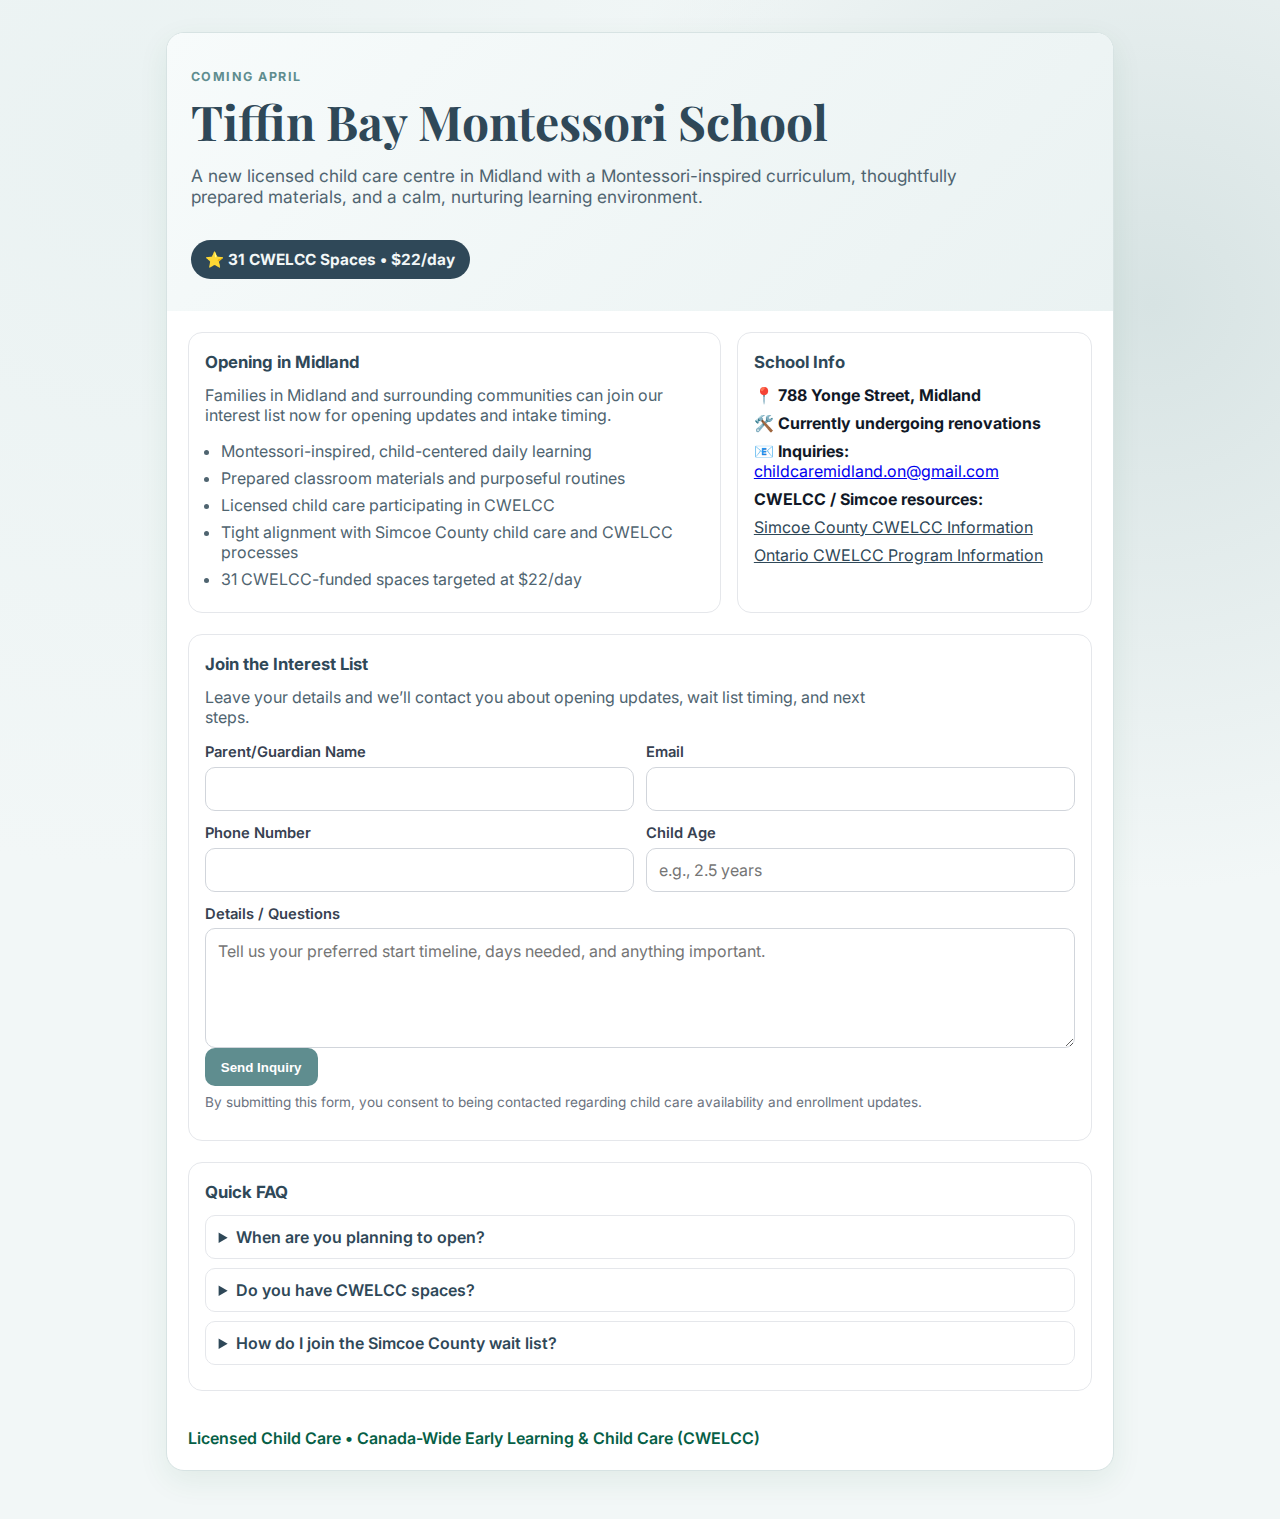
<file: index.html>
<!doctype html>
<html lang="en">
<head>
  <meta charset="UTF-8" />
  <meta name="viewport" content="width=device-width, initial-scale=1.0" />
  <title>Coming April | Tiffin Bay Montessori School</title>
  <meta name="description" content="Coming April to Midland: Montessori-inspired licensed child care with 31 CWELCC spaces at $22/day." />
  <link rel="preconnect" href="https://fonts.googleapis.com">
  <link rel="preconnect" href="https://fonts.gstatic.com" crossorigin>
  <link href="https://fonts.googleapis.com/css2?family=Playfair+Display:wght@600;700&family=Inter:wght@400;500;600;700&display=swap" rel="stylesheet">
  <style>
    :root{--bg:#F2F7F7;--card:#ffffff;--ink:#2F4858;--muted:#4f6470;--brand:#5F8D8F;--line:#D7E3E3;--accent:#EAF2F2}
    *{box-sizing:border-box}
    body{margin:0;font-family:Inter,system-ui,-apple-system,Segoe UI,Roboto,Arial,sans-serif;color:var(--ink);background:radial-gradient(circle at 10% 10%, #EAF2F2 0%, transparent 40%),radial-gradient(circle at 90% 20%, #D7E3E3 0%, transparent 35%),var(--bg);min-height:100vh}
    .wrap{max-width:980px;margin:0 auto;padding:2rem 1rem 3rem}
    .card{background:var(--card);border:1px solid var(--line);border-radius:18px;box-shadow:0 10px 30px rgba(22,101,52,.08);overflow:hidden}
    .hero{padding:2rem 1.5rem;background:linear-gradient(135deg,#F7FBFB,#EAF2F2)}
    .eyebrow{display:inline-block;font-size:.78rem;font-weight:700;letter-spacing:.12em;text-transform:uppercase;color:var(--brand)}
    h1{font-family:"Playfair Display",Georgia,serif;font-size:clamp(2rem,4vw,3rem);line-height:1.1;margin:.6rem 0 .5rem}
    .sub{font-size:1.08rem;color:var(--muted);max-width:70ch}
    .pill{display:inline-flex;align-items:center;gap:.45rem;margin-top:1rem;background:#2F4858;color:#F2F7F7;padding:.62rem .9rem;border-radius:999px;font-weight:700;font-size:.96rem}
    .content{display:grid;grid-template-columns:1.2fr .8fr;gap:1rem;padding:1.3rem}
    .panel{border:1px solid #e5e7eb;border-radius:14px;padding:1rem;background:#fff}
    .panel h2{margin:.2rem 0 .8rem;font-size:1.05rem}
    .list{margin:0;padding-left:1rem}.list li{margin:.45rem 0;color:var(--muted)}
    .kvs p{margin:.5rem 0;color:var(--muted)} .kvs strong{color:#111827}
    .btn{display:inline-block;text-decoration:none;font-weight:700;border-radius:10px;padding:.72rem 1rem}
    .btn-primary{background:var(--brand);color:#fff;border:0;cursor:pointer}
    .links a{color:#2F4858}
    .form-wrap,.faq-wrap{padding:0 1.3rem 1.3rem}
    .form-grid{display:grid;grid-template-columns:1fr 1fr;gap:.8rem}
    .field{display:flex;flex-direction:column;gap:.35rem}
    .field-full{grid-column:1/-1}
    label{font-size:.92rem;font-weight:600;color:#374151}
    input,textarea{border:1px solid #d1d5db;border-radius:10px;padding:.7rem .75rem;font:inherit}
    textarea{min-height:120px;resize:vertical}
    .help{font-size:.85rem;color:#6b7280;margin-top:.5rem}
    details{border:1px solid #e5e7eb;border-radius:10px;padding:.7rem .8rem;margin:.55rem 0;background:#fff}
    summary{font-weight:600;cursor:pointer}
    .foot{padding:1rem 1.3rem 1.4rem;color:#065f46;font-weight:600}
    @media (max-width: 820px){.content,.form-grid{grid-template-columns:1fr}}
  </style>
</head>
<body>
  <main class="wrap">
    <section class="card">
      <div class="hero">
        <span class="eyebrow">Coming April</span>
        <h1>Tiffin Bay Montessori School</h1>
        <p class="sub">A new licensed child care centre in Midland with a Montessori-inspired curriculum, thoughtfully prepared materials, and a calm, nurturing learning environment.</p>
        <div class="pill">⭐ 31 CWELCC Spaces • $22/day</div>
      </div>

      <div class="content">
        <article class="panel">
          <h2>Opening in Midland</h2>
          <p class="sub" style="font-size:1rem; margin-top:0;">Families in Midland and surrounding communities can join our interest list now for opening updates and intake timing.</p>
          <ul class="list">
            <li>Montessori-inspired, child-centered daily learning</li>
            <li>Prepared classroom materials and purposeful routines</li>
            <li>Licensed child care participating in CWELCC</li>
            <li>Tight alignment with Simcoe County child care and CWELCC processes</li>
            <li>31 CWELCC-funded spaces targeted at $22/day</li>
          </ul>
        </article>

        <aside class="panel kvs">
          <h2>School Info</h2>
          <p>📍 <strong>788 Yonge Street, Midland</strong></p>
          <p>🛠️ <strong>Currently undergoing renovations</strong></p>
          <p>📧 <strong>Inquiries:</strong><br><a href="mailto:childcaremidland.on@gmail.com">childcaremidland.on@gmail.com</a></p>
          <div class="links">
            <p><strong>CWELCC / Simcoe resources:</strong></p>
            <p><a href="https://simcoe.ca/residents/children-services/early-learning-child-care-poster/canada-wide-early-learning-and-child-care-directed-growth/" target="_blank" rel="noopener">Simcoe County CWELCC Information</a></p>
            <p><a href="https://www.ontario.ca/page/canada-ontario-early-years-and-child-care-agreement" target="_blank" rel="noopener">Ontario CWELCC Program Information</a></p>
          </div>
        </aside>
      </div>

      <div class="form-wrap">
        <form class="panel" action="https://formspree.io/f/meelngga" method="POST">
          <h2>Join the Interest List</h2>
          <p class="sub" style="font-size:1rem; margin-top:0;">Leave your details and we’ll contact you about opening updates, wait list timing, and next steps.</p>

          <div class="form-grid">
            <div class="field">
              <label for="name">Parent/Guardian Name</label>
              <input id="name" name="name" type="text" required />
            </div>
            <div class="field">
              <label for="email">Email</label>
              <input id="email" name="email" type="email" required />
            </div>
            <div class="field">
              <label for="phone">Phone Number</label>
              <input id="phone" name="phone" type="tel" required />
            </div>
            <div class="field">
              <label for="child_age">Child Age</label>
              <input id="child_age" name="child_age" type="text" placeholder="e.g., 2.5 years" />
            </div>
            <div class="field field-full">
              <label for="message">Details / Questions</label>
              <textarea id="message" name="message" placeholder="Tell us your preferred start timeline, days needed, and anything important."></textarea>
            </div>
            <input type="text" name="_gotcha" style="display:none" tabindex="-1" autocomplete="off" />
          </div>

          <input type="hidden" name="_subject" value="New Tiffin Bay Montessori inquiry" />
          <input type="hidden" name="_next" value="https://midland-montessori.ca/?submitted=true" />
          <button class="btn btn-primary" type="submit">Send Inquiry</button>
          <p class="help">By submitting this form, you consent to being contacted regarding child care availability and enrollment updates.</p>
        </form>
      </div>

      <div class="faq-wrap">
        <div class="panel">
          <h2>Quick FAQ</h2>
          <details><summary>When are you planning to open?</summary><p>We are targeting an April opening, subject to final licensing and renovation milestones.</p></details>
          <details><summary>Do you have CWELCC spaces?</summary><p>Yes. We are planning 31 CWELCC spaces with a target parent fee of $22/day.</p></details>
          <details><summary>How do I join the Simcoe County wait list?</summary><p>Please submit the form above and review the Simcoe County CWELCC/child care resources linked on this page. We will share updates as wait list steps become available.</p></details>
        </div>
      </div>

      <div class="foot">Licensed Child Care • Canada-Wide Early Learning &amp; Child Care (CWELCC)</div>
    </section>
  </main>
</body>
</html>
</file>
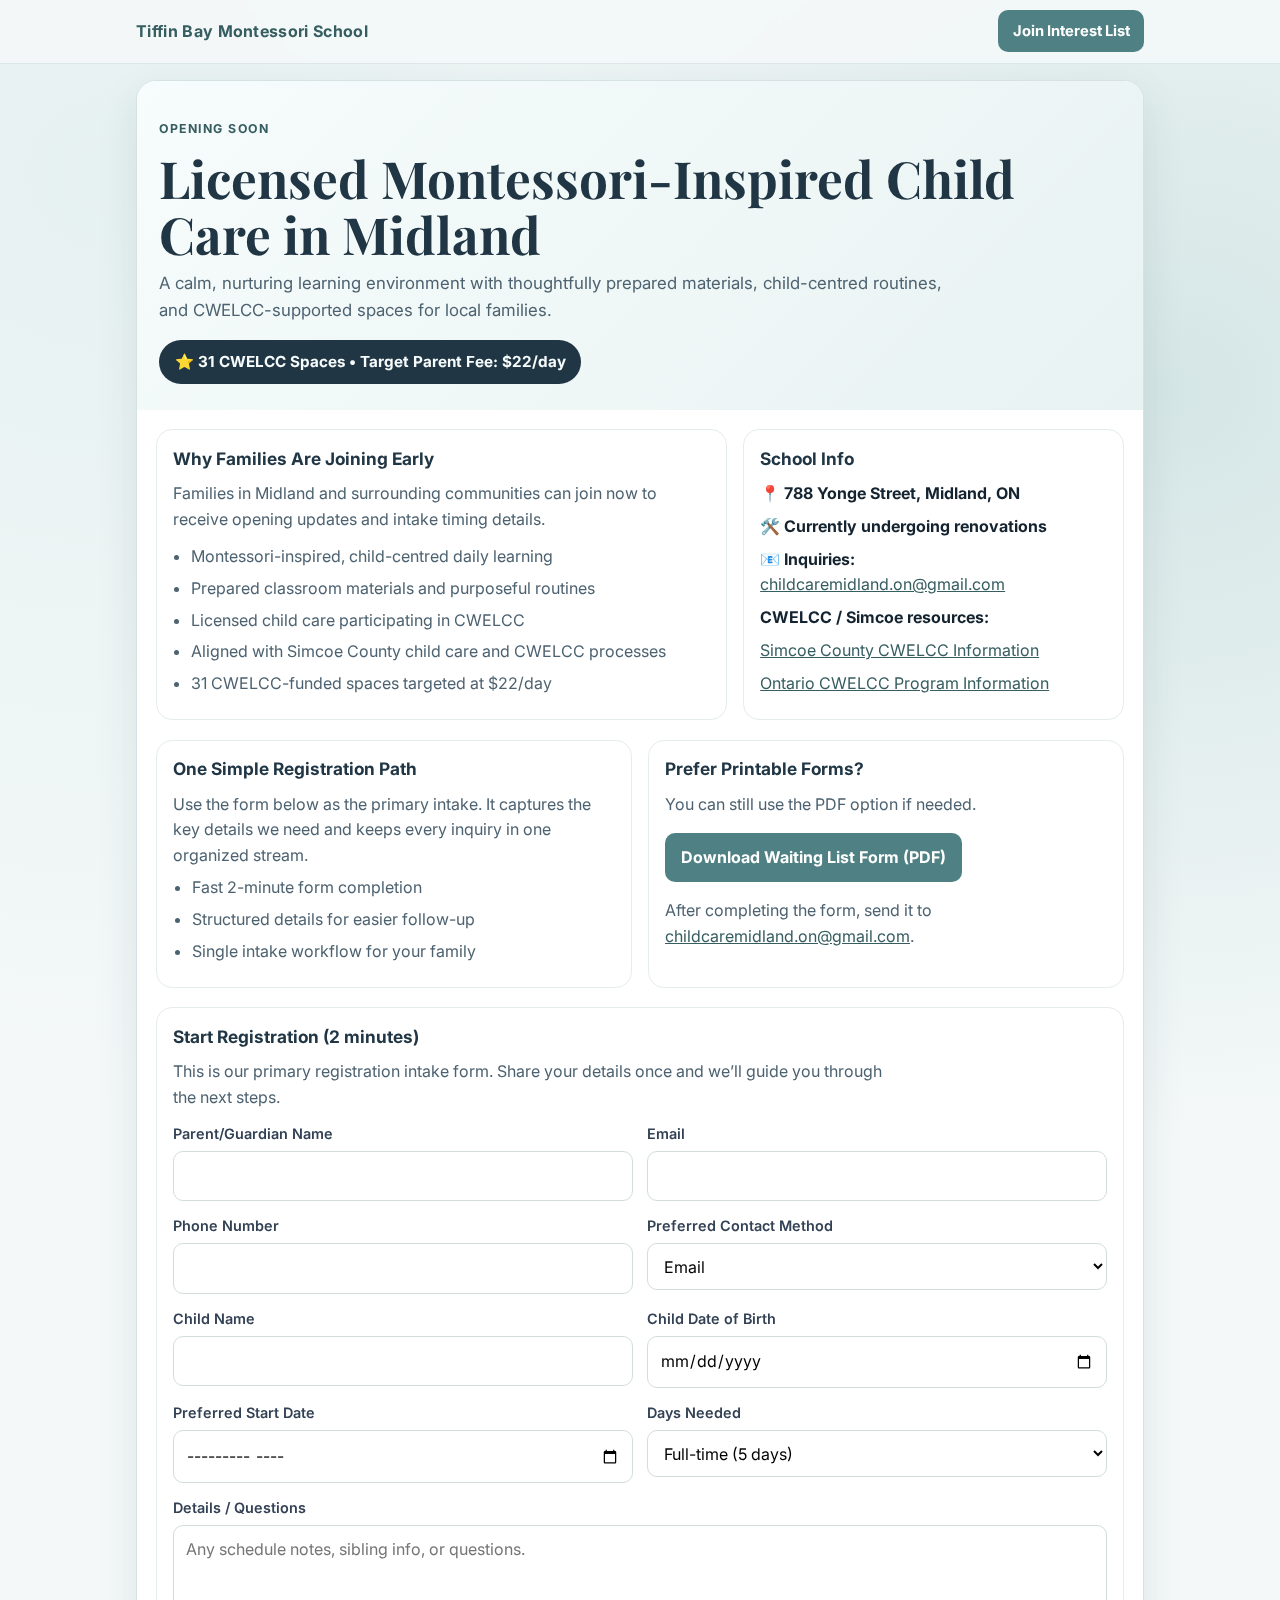
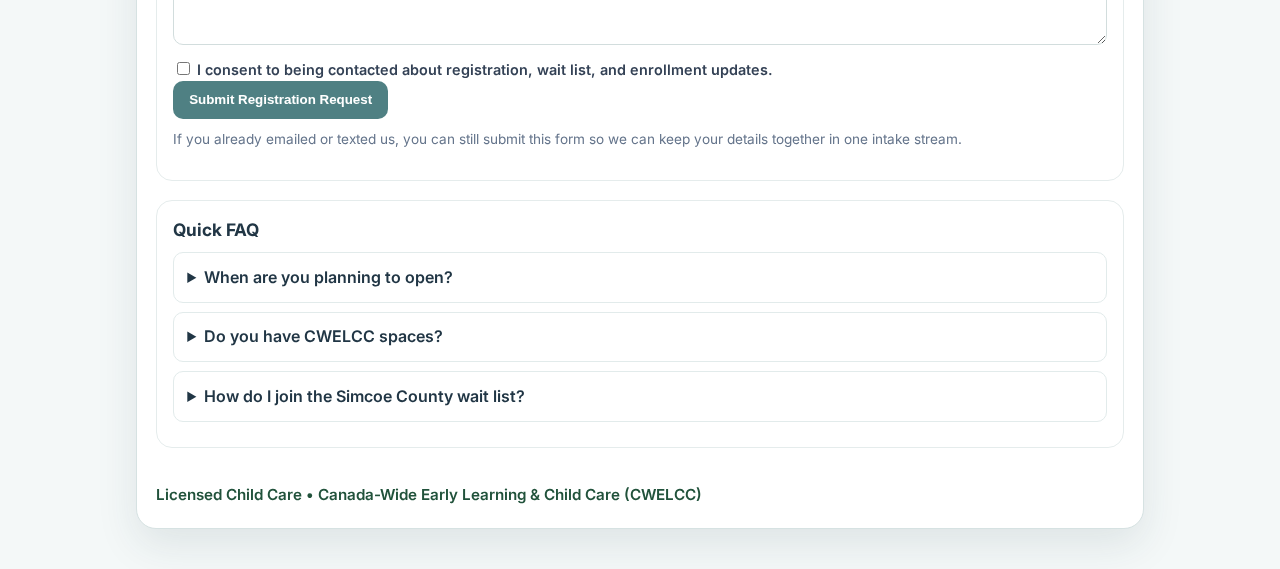
<file: work/site/index.html>
<!doctype html>
<html lang="en-CA">
<head>
  <meta charset="UTF-8" />
  <meta name="viewport" content="width=device-width, initial-scale=1" />
  <title>Tiffin Bay Montessori School | Licensed Child Care in Midland, ON</title>
  <meta name="description" content="Tiffin Bay Montessori School offers licensed Montessori-inspired child care in Midland, Ontario with CWELCC-supported spaces. Join the interest list for opening updates." />
  <meta name="robots" content="index,follow,max-image-preview:large" />
  <link rel="canonical" href="https://midland-montessori.ca/" />

  <meta property="og:type" content="website" />
  <meta property="og:site_name" content="Tiffin Bay Montessori School" />
  <meta property="og:title" content="Tiffin Bay Montessori School | Licensed Child Care in Midland, ON" />
  <meta property="og:description" content="Licensed Montessori-inspired child care in Midland, Ontario with CWELCC-supported spaces." />
  <meta property="og:url" content="https://midland-montessori.ca/" />
  <meta name="twitter:card" content="summary_large_image" />

  <script type="application/ld+json">
  {
    "@context": "https://schema.org",
    "@type": "ChildCare",
    "name": "Tiffin Bay Montessori School",
    "url": "https://midland-montessori.ca/",
    "description": "Licensed Montessori-inspired child care centre in Midland, Ontario.",
    "address": {
      "@type": "PostalAddress",
      "streetAddress": "788 Yonge Street",
      "addressLocality": "Midland",
      "addressRegion": "ON",
      "addressCountry": "CA"
    },
    "email": "childcaremidland.on@gmail.com"
  }
  </script>

  <link rel="preconnect" href="https://fonts.googleapis.com">
  <link rel="preconnect" href="https://fonts.gstatic.com" crossorigin>
  <link href="https://fonts.googleapis.com/css2?family=Playfair+Display:wght@600;700&family=Inter:wght@400;500;600;700&display=swap" rel="stylesheet">

  <style>
    :root{
      --bg:#f4f8f8;
      --surface:#ffffff;
      --surface-soft:#f8fcfc;
      --ink:#213645;
      --muted:#4d6270;
      --brand:#4f8083;
      --brand-dark:#365d60;
      --line:#d6e2e2;
      --ok:#e9f6ef;
      --ok-ink:#1f5a3b;
      --radius:16px;
      --shadow:0 16px 42px rgba(33, 54, 69, .10);
    }
    *{box-sizing:border-box}
    html:focus-within{scroll-behavior:smooth}
    body{
      margin:0;
      font-family:Inter,system-ui,-apple-system,Segoe UI,Roboto,Arial,sans-serif;
      color:var(--ink);
      background:
        radial-gradient(circle at 8% 8%, #e6f1f1 0, transparent 40%),
        radial-gradient(circle at 92% 18%, #d5e6e6 0, transparent 35%),
        var(--bg);
      min-height:100vh;
      line-height:1.6;
    }
    .skip-link{
      position:absolute;left:-9999px;top:auto;
      background:#111;color:#fff;padding:.6rem .85rem;border-radius:8px;
      z-index:1000;
    }
    .skip-link:focus{left:1rem;top:1rem}
    .wrap{max-width:1040px;margin:0 auto;padding:1rem 1rem 2.5rem}
    .site-header{
      position:sticky;top:0;z-index:20;
      backdrop-filter:saturate(120%) blur(4px);
      background:rgba(244,248,248,.85);
      border-bottom:1px solid rgba(214,226,226,.75);
    }
    .site-header-inner{max-width:1040px;margin:0 auto;padding:.65rem 1rem;display:flex;justify-content:space-between;align-items:center;gap:1rem}
    .brand{font-weight:700;letter-spacing:.02em;color:var(--brand-dark)}
    .header-cta{
      text-decoration:none;
      background:var(--brand);
      color:#fff;
      font-weight:700;
      padding:.58rem .9rem;
      border-radius:10px;
      font-size:.92rem;
    }
    .card{background:var(--surface);border:1px solid var(--line);border-radius:20px;box-shadow:var(--shadow);overflow:hidden}
    .hero{padding:2.15rem 1.4rem 1.6rem;background:linear-gradient(135deg,#f7fcfc,#e8f2f2)}
    .eyebrow{display:inline-block;font-size:.77rem;font-weight:700;letter-spacing:.12em;text-transform:uppercase;color:var(--brand-dark)}
    h1{font-family:"Playfair Display",Georgia,serif;font-size:clamp(2rem,4.2vw,3.2rem);line-height:1.1;margin:.55rem 0 .5rem}
    .sub{font-size:1.05rem;color:var(--muted);max-width:72ch;margin:0}
    .pill{display:inline-flex;align-items:center;gap:.5rem;margin-top:1rem;background:#213645;color:#f6fbfb;padding:.62rem .95rem;border-radius:999px;font-weight:700;font-size:.95rem}
    .content{display:grid;grid-template-columns:1.2fr .8fr;gap:1rem;padding:1.2rem}
    .panel{border:1px solid #e5ecec;border-radius:var(--radius);padding:1rem;background:var(--surface)}
    .panel h2{margin:.1rem 0 .7rem;font-size:1.08rem;line-height:1.3}
    .list{margin:0;padding-left:1.1rem}
    .list li{margin:.4rem 0;color:var(--muted)}
    .kvs p{margin:.45rem 0;color:var(--muted)}
    .kvs strong{color:#142330}
    .links a,.inline-link{color:var(--brand-dark)}
    .split{display:grid;grid-template-columns:1fr 1fr;gap:1rem;padding:0 1.2rem 1.2rem}
    .btn{
      display:inline-block;text-decoration:none;
      font-weight:700;border-radius:10px;padding:.72rem 1rem;border:0;cursor:pointer;
    }
    .btn-primary{background:var(--brand);color:#fff}
    .btn-primary:hover,.header-cta:hover{background:var(--brand-dark)}
    .form-wrap,.faq-wrap{padding:0 1.2rem 1.2rem}
    .form-grid{display:grid;grid-template-columns:1fr 1fr;gap:.82rem}
    .field{display:flex;flex-direction:column;gap:.36rem}
    .field-full{grid-column:1/-1}
    label{font-size:.9rem;font-weight:600;color:#334155}
    input,textarea,select{
      border:1px solid #d2dddd;border-radius:10px;padding:.72rem .76rem;
      font:inherit;background:#fff;
    }
    input:focus,textarea:focus,select:focus{outline:2px solid #9ec0c2;outline-offset:1px;border-color:#87aaac}
    textarea{min-height:120px;resize:vertical}
    .help{font-size:.85rem;color:#64748b;margin-top:.6rem}
    details{border:1px solid #e2ebeb;border-radius:10px;padding:.72rem .82rem;margin:.55rem 0;background:#fff}
    summary{font-weight:600;cursor:pointer}
    .success{
      margin:1rem 1.2rem 0;
      border:1px solid #bfe5cf;
      background:var(--ok);
      color:var(--ok-ink);
      border-radius:12px;
      padding:.8rem .9rem;
      font-weight:600;
      display:none;
    }
    .foot{padding:1rem 1.2rem 1.3rem;color:#21523b;font-weight:600;font-size:.95rem}
    @media (max-width:860px){
      .content,.split,.form-grid{grid-template-columns:1fr}
      .site-header-inner{padding:.6rem .9rem}
      .hero{padding:1.8rem 1.1rem 1.4rem}
    }
  </style>
</head>
<body>
  <a href="#main" class="skip-link">Skip to content</a>

  <header class="site-header" aria-label="Site header">
    <div class="site-header-inner">
      <div class="brand">Tiffin Bay Montessori School</div>
      <a class="header-cta" href="#interest-form">Join Interest List</a>
    </div>
  </header>

  <main id="main" class="wrap">
    <section class="card" aria-labelledby="site-title">
      <div id="submitted-note" class="success" role="status" aria-live="polite">
        Thanks — your inquiry has been submitted. We’ll be in touch soon.
      </div>

      <div class="hero">
        <span class="eyebrow">Opening Soon</span>
        <h1 id="site-title">Licensed Montessori-Inspired Child Care in Midland</h1>
        <p class="sub">A calm, nurturing learning environment with thoughtfully prepared materials, child-centred routines, and CWELCC-supported spaces for local families.</p>
        <div class="pill" aria-label="Highlights">⭐ 31 CWELCC Spaces • Target Parent Fee: $22/day</div>
      </div>

      <div class="content">
        <article class="panel">
          <h2>Why Families Are Joining Early</h2>
          <p class="sub" style="font-size:1rem;margin:.1rem 0 .7rem;">Families in Midland and surrounding communities can join now to receive opening updates and intake timing details.</p>
          <ul class="list">
            <li>Montessori-inspired, child-centred daily learning</li>
            <li>Prepared classroom materials and purposeful routines</li>
            <li>Licensed child care participating in CWELCC</li>
            <li>Aligned with Simcoe County child care and CWELCC processes</li>
            <li>31 CWELCC-funded spaces targeted at $22/day</li>
          </ul>
        </article>

        <aside class="panel kvs" aria-label="School details">
          <h2>School Info</h2>
          <p>📍 <strong>788 Yonge Street, Midland, ON</strong></p>
          <p>🛠️ <strong>Currently undergoing renovations</strong></p>
          <p>📧 <strong>Inquiries:</strong><br><a class="inline-link" href="mailto:childcaremidland.on@gmail.com">childcaremidland.on@gmail.com</a></p>
          <div class="links">
            <p><strong>CWELCC / Simcoe resources:</strong></p>
            <p><a href="https://simcoe.ca/residents/children-services/early-learning-child-care-poster/canada-wide-early-learning-and-child-care-directed-growth/" target="_blank" rel="noopener">Simcoe County CWELCC Information</a></p>
            <p><a href="https://www.ontario.ca/page/canada-ontario-early-years-and-child-care-agreement" target="_blank" rel="noopener">Ontario CWELCC Program Information</a></p>
          </div>
        </aside>
      </div>

      <div class="split">
        <section class="panel" aria-labelledby="registration-title">
          <h2 id="registration-title">One Simple Registration Path</h2>
          <p class="sub" style="font-size:1rem;margin-top:0;">Use the form below as the primary intake. It captures the key details we need and keeps every inquiry in one organized stream.</p>
          <ul class="list" style="padding-left:1.2rem">
            <li>Fast 2-minute form completion</li>
            <li>Structured details for easier follow-up</li>
            <li>Single intake workflow for your family</li>
          </ul>
        </section>

        <section class="panel" aria-labelledby="timeline-title">
          <h2 id="timeline-title">Prefer Printable Forms?</h2>
          <p class="sub" style="font-size:1rem;margin-top:0;">You can still use the PDF option if needed.</p>
          <p><a href="TiffinBayWaitingList.pdf" target="_blank" rel="noopener" class="btn btn-primary">Download Waiting List Form (PDF)</a></p>
          <p style="margin-top:.65rem;color:var(--muted)">After completing the form, send it to <a class="inline-link" href="mailto:childcaremidland.on@gmail.com">childcaremidland.on@gmail.com</a>.</p>
        </section>
      </div>

      <div class="form-wrap">
        <form id="interest-form" class="panel" action="https://hooks.zapier.com/hooks/catch/26729933/ux6so8b/" method="POST">
          <h2>Start Registration (2 minutes)</h2>
          <p class="sub" style="font-size:1rem;margin:.1rem 0 .7rem;">This is our primary registration intake form. Share your details once and we’ll guide you through the next steps.</p>

          <div class="form-grid">
            <div class="field">
              <label for="name">Parent/Guardian Name</label>
              <input id="name" name="name" type="text" autocomplete="name" required />
            </div>
            <div class="field">
              <label for="email">Email</label>
              <input id="email" name="email" type="email" autocomplete="email" required />
            </div>
            <div class="field">
              <label for="phone">Phone Number</label>
              <input id="phone" name="phone" type="tel" autocomplete="tel" required />
            </div>
            <div class="field">
              <label for="preferred_contact">Preferred Contact Method</label>
              <select id="preferred_contact" name="preferred_contact">
                <option value="Email">Email</option>
                <option value="Phone">Phone</option>
                <option value="Text">Text</option>
              </select>
            </div>
            <div class="field">
              <label for="child_name">Child Name</label>
              <input id="child_name" name="child_name" type="text" />
            </div>
            <div class="field">
              <label for="child_dob">Child Date of Birth</label>
              <input id="child_dob" name="child_dob" type="date" />
            </div>
            <div class="field">
              <label for="start_date">Preferred Start Date</label>
              <input id="start_date" name="start_date" type="month" />
            </div>
            <div class="field">
              <label for="days_needed">Days Needed</label>
              <select id="days_needed" name="days_needed">
                <option value="Full-time">Full-time (5 days)</option>
                <option value="Part-time">Part-time</option>
                <option value="Unsure">Not sure yet</option>
              </select>
            </div>
            <div class="field field-full">
              <label for="message">Details / Questions</label>
              <textarea id="message" name="message" placeholder="Any schedule notes, sibling info, or questions."></textarea>
            </div>
            <div class="field field-full">
              <label><input type="checkbox" name="consent_contact" required /> I consent to being contacted about registration, wait list, and enrollment updates.</label>
            </div>
            <input type="text" name="_gotcha" style="display:none" tabindex="-1" autocomplete="off" />
          </div>

          <input type="hidden" name="intake_source" value="website_primary_registration_form" />
          <button class="btn btn-primary" type="submit">Submit Registration Request</button>
          <p class="help">If you already emailed or texted us, you can still submit this form so we can keep your details together in one intake stream.</p>
        </form>
      </div>

      <div class="faq-wrap">
        <div class="panel">
          <h2>Quick FAQ</h2>
          <details>
            <summary>When are you planning to open?</summary>
            <p>We are targeting an April opening, subject to final licensing and renovation milestones.</p>
          </details>
          <details>
            <summary>Do you have CWELCC spaces?</summary>
            <p>Yes. We are planning 31 CWELCC spaces with a target parent fee of $22/day.</p>
          </details>
          <details>
            <summary>How do I join the Simcoe County wait list?</summary>
            <p>Submit the form above and review the Simcoe County CWELCC and child care resources linked on this page. We’ll share updates as wait list steps become available.</p>
          </details>
        </div>
      </div>

      <div class="foot">Licensed Child Care • Canada-Wide Early Learning &amp; Child Care (CWELCC)</div>
    </section>
  </main>

  <script>
    (function () {
      var params = new URLSearchParams(window.location.search);
      var note = document.getElementById('submitted-note');
      var form = document.getElementById('interest-form');

      if (params.get('submitted') === 'true' && note) {
        note.style.display = 'block';
      }

      if (!form) return;

      form.addEventListener('submit', function (e) {
        e.preventDefault();
        var submitBtn = form.querySelector('button[type="submit"]');
        if (submitBtn) {
          submitBtn.disabled = true;
          submitBtn.textContent = 'Submitting...';
        }

        fetch(form.action, {
          method: 'POST',
          body: new FormData(form)
        }).then(function () {
          if (note) {
            note.textContent = 'Thanks — your registration request has been received. We’ll be in touch soon.';
            note.style.display = 'block';
          }
          form.reset();
          window.scrollTo({ top: 0, behavior: 'smooth' });
        }).catch(function () {
          alert('Sorry, something went wrong sending your form. Please email childcaremidland.on@gmail.com and we will help right away.');
        }).finally(function () {
          if (submitBtn) {
            submitBtn.disabled = false;
            submitBtn.textContent = 'Submit Registration Request';
          }
        });
      });
    })();
  </script>
</body>
</html>
</file>
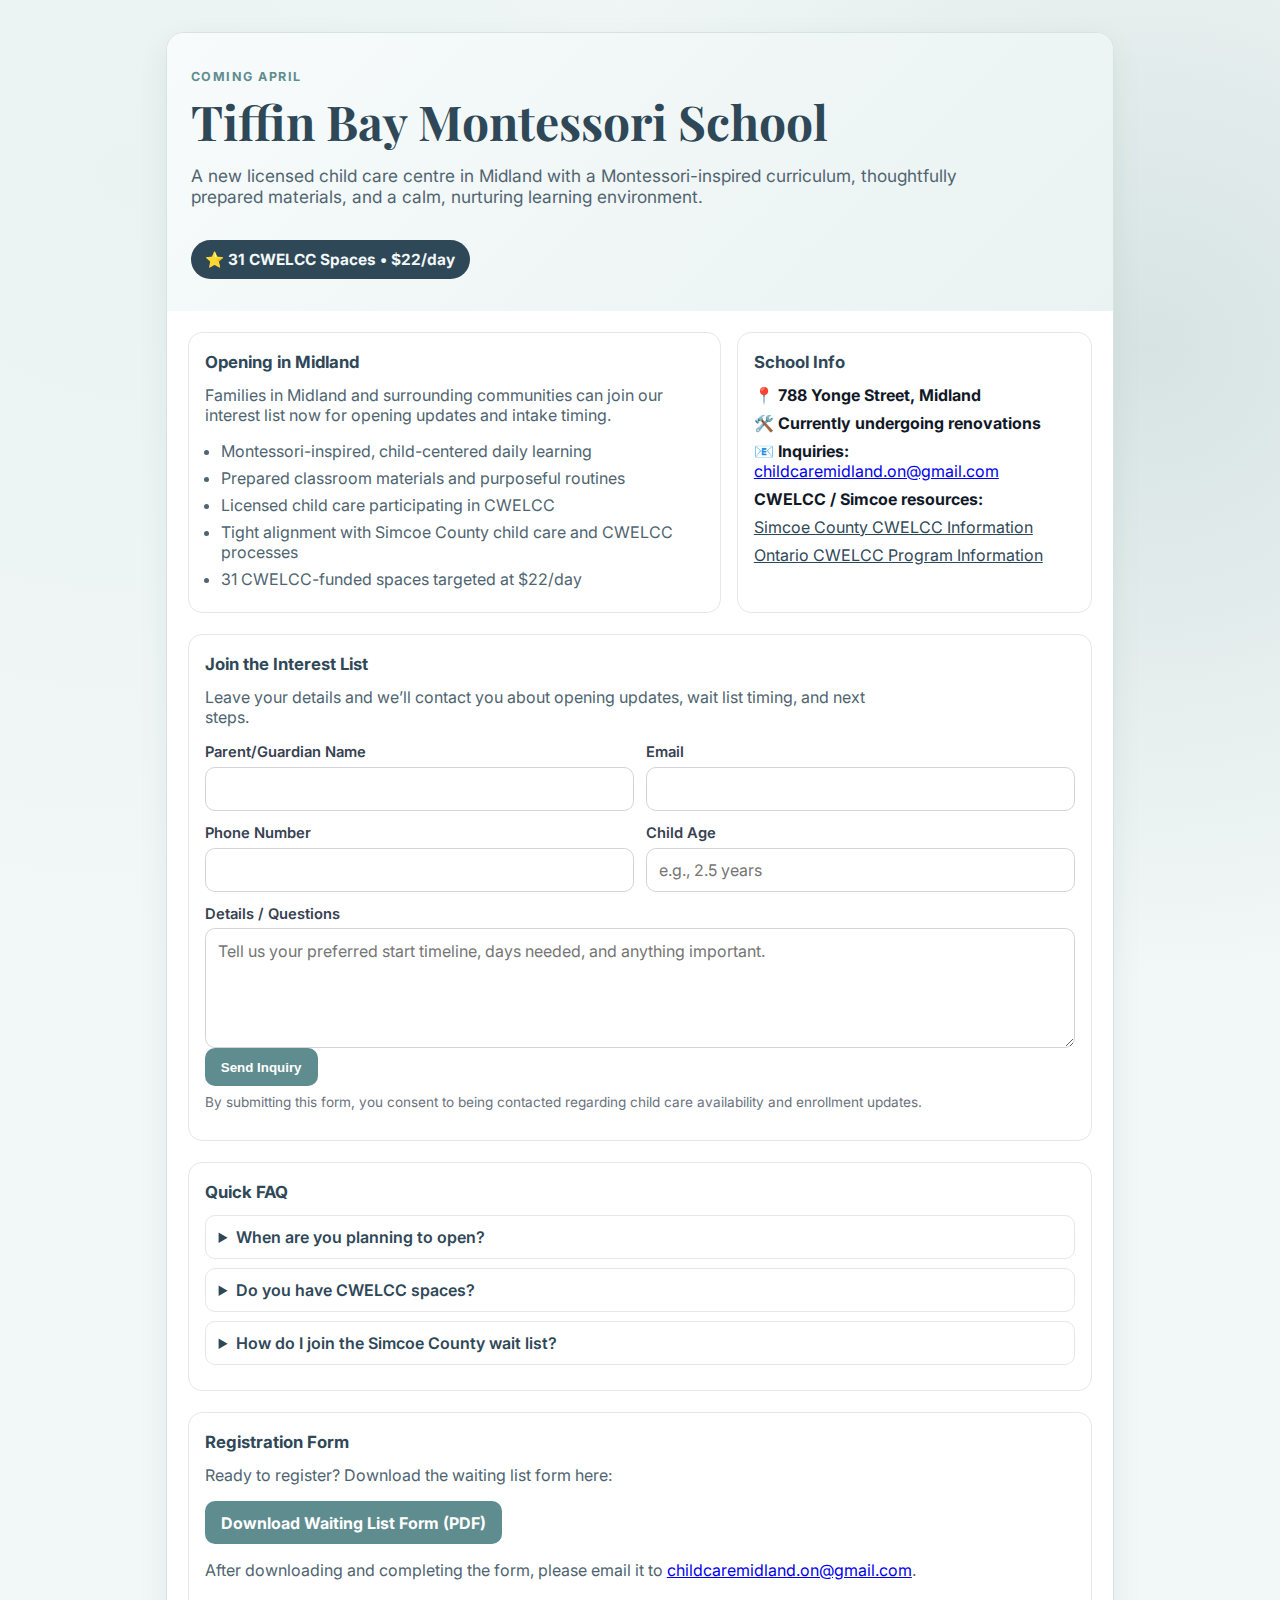
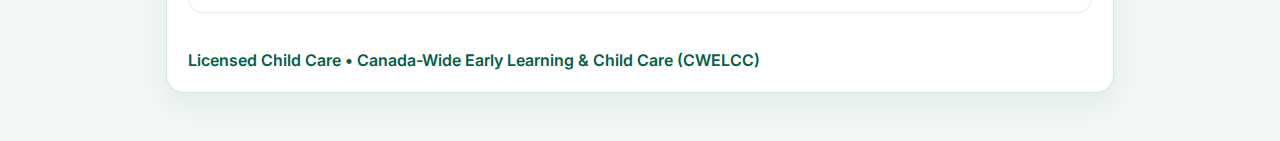
<file: backups/20260307-103255/live/midland-montessori.ca/index.html>
<!doctype html>
<html lang="en">
<head>
<meta charset="UTF-8" />
<meta name="viewport" content="width=device-width, initial-scale=1.0" />
<title>Coming April | Tiffin Bay Montessori School</title>
<meta name="description" content="Coming April to Midland: Montessori-inspired licensed child care with 31 CWELCC spaces at $22/day." />
<link rel="preconnect" href="https://fonts.googleapis.com">
<link rel="preconnect" href="https://fonts.gstatic.com" crossorigin>
<link href="https://fonts.googleapis.com/css2?family=Playfair+Display:wght@600;700&family=Inter:wght@400;500;600;700&display=swap" rel="stylesheet">
<style>
:root{--bg:#F2F7F7;--card:#ffffff;--ink:#2F4858;--muted:#4f6470;--brand:#5F8D8F;--line:#D7E3E3;--accent:#EAF2F2}
*{box-sizing:border-box}
body{margin:0;font-family:Inter,system-ui,-apple-system,Segoe UI,Roboto,Arial,sans-serif;color:var(--ink);background:radial-gradient(circle at 10% 10%, #EAF2F2 0%, transparent 40%),radial-gradient(circle at 90% 20%, #D7E3E3 0%, transparent 35%),var(--bg);min-height:100vh}
.wrap{max-width:980px;margin:0 auto;padding:2rem 1rem 3rem}
.card{background:var(--card);border:1px solid var(--line);border-radius:18px;box-shadow:0 10px 30px rgba(22,101,52,.08);overflow:hidden}
.hero{padding:2rem 1.5rem;background:linear-gradient(135deg,#F7FBFB,#EAF2F2)}
.eyebrow{display:inline-block;font-size:.78rem;font-weight:700;letter-spacing:.12em;text-transform:uppercase;color:var(--brand)}
h1{font-family:"Playfair Display",Georgia,serif;font-size:clamp(2rem,4vw,3rem);line-height:1.1;margin:.6rem 0 .5rem}
.sub{font-size:1.08rem;color:var(--muted);max-width:70ch}
.pill{display:inline-flex;align-items:center;gap:.45rem;margin-top:1rem;background:#2F4858;color:#F2F7F7;padding:.62rem .9rem;border-radius:999px;font-weight:700;font-size:.96rem}
.content{display:grid;grid-template-columns:1.2fr .8fr;gap:1rem;padding:1.3rem}
.panel{border:1px solid #e5e7eb;border-radius:14px;padding:1rem;background:#fff}
.panel h2{margin:.2rem 0 .8rem;font-size:1.05rem}
.list{margin:0;padding-left:1rem}
.list li{margin:.45rem 0;color:var(--muted)}
.kvs p{margin:.5rem 0;color:var(--muted)}
.kvs strong{color:#111827}
.btn{display:inline-block;text-decoration:none;font-weight:700;border-radius:10px;padding:.72rem 1rem}
.btn-primary{background:var(--brand);color:#fff;border:0;cursor:pointer}
.links a{color:#2F4858}
.form-wrap,.faq-wrap{padding:0 1.3rem 1.3rem}
.form-grid{display:grid;grid-template-columns:1fr 1fr;gap:.8rem}
.field{display:flex;flex-direction:column;gap:.35rem}
.field-full{grid-column:1/-1}
label{font-size:.92rem;font-weight:600;color:#374151}
input,textarea{border:1px solid #d1d5db;border-radius:10px;padding:.7rem .75rem;font:inherit}
textarea{min-height:120px;resize:vertical}
.help{font-size:.85rem;color:#6b7280;margin-top:.5rem}
details{border:1px solid #e5e7eb;border-radius:10px;padding:.7rem .8rem;margin:.55rem 0;background:#fff}
summary{font-weight:600;cursor:pointer}
.foot{padding:1rem 1.3rem 1.4rem;color:#065f46;font-weight:600}
@media (max-width: 820px){.content,.form-grid{grid-template-columns:1fr}}
</style>
</head>
<body>
<main class="wrap">
<section class="card">
<div class="hero">
<span class="eyebrow">Coming April</span>
<h1>Tiffin Bay Montessori School</h1>
<p class="sub">A new licensed child care centre in Midland with a Montessori-inspired curriculum, thoughtfully prepared materials, and a calm, nurturing learning environment.</p>
<div class="pill">⭐ 31 CWELCC Spaces • $22/day</div>
</div>

<div class="content">
<article class="panel">
<h2>Opening in Midland</h2>
<p class="sub" style="font-size:1rem; margin-top:0;">Families in Midland and surrounding communities can join our interest list now for opening updates and intake timing.</p>
<ul class="list">
<li>Montessori-inspired, child-centered daily learning</li>
<li>Prepared classroom materials and purposeful routines</li>
<li>Licensed child care participating in CWELCC</li>
<li>Tight alignment with Simcoe County child care and CWELCC processes</li>
<li>31 CWELCC-funded spaces targeted at $22/day</li>
</ul>
</article>

<aside class="panel kvs">
<h2>School Info</h2>
<p>📍 <strong>788 Yonge Street, Midland</strong></p>
<p>🛠️ <strong>Currently undergoing renovations</strong></p>
<p>📧 <strong>Inquiries:</strong><br><a href="https://midland-montessori.ca/cdn-cgi/l/email-protection#ea898283868e898b988f87838e868b848ec48584aa8d878b8386c4898587"><span class="__cf_email__" data-cfemail="24474c4d484047455641494d4048454a400a4b4a644349454d480a474b49">[email&#160;protected]</span></a></p>
<div class="links">
<p><strong>CWELCC / Simcoe resources:</strong></p>
<p><a href="https://simcoe.ca/residents/children-services/early-learning-child-care-poster/canada-wide-early-learning-and-child-care-directed-growth/" target="_blank" rel="noopener">Simcoe County CWELCC Information</a></p>
<p><a href="https://www.ontario.ca/page/canada-ontario-early-years-and-child-care-agreement" target="_blank" rel="noopener">Ontario CWELCC Program Information</a></p>
</div>
</aside>
</div>

<div class="form-wrap">
<form class="panel" action="https://formspree.io/f/meelngga" method="POST">
<h2>Join the Interest List</h2>
<p class="sub" style="font-size:1rem; margin-top:0;">Leave your details and we’ll contact you about opening updates, wait list timing, and next steps.</p>
<div class="form-grid">
<div class="field">
<label for="name">Parent/Guardian Name</label>
<input id="name" name="name" type="text" required />
</div>
<div class="field">
<label for="email">Email</label>
<input id="email" name="email" type="email" required />
</div>
<div class="field">
<label for="phone">Phone Number</label>
<input id="phone" name="phone" type="tel" required />
</div>
<div class="field">
<label for="child_age">Child Age</label>
<input id="child_age" name="child_age" type="text" placeholder="e.g., 2.5 years" />
</div>
<div class="field field-full">
<label for="message">Details / Questions</label>
<textarea id="message" name="message" placeholder="Tell us your preferred start timeline, days needed, and anything important."></textarea>
</div>
<input type="text" name="_gotcha" style="display:none" tabindex="-1" autocomplete="off" />
</div>
<input type="hidden" name="_subject" value="New Tiffin Bay Montessori inquiry" />
<input type="hidden" name="_next" value="https://midland-montessori.ca/?submitted=true" />
<button class="btn btn-primary" type="submit">Send Inquiry</button>
<p class="help">By submitting this form, you consent to being contacted regarding child care availability and enrollment updates.</p>
</form>
</div>

<div class="faq-wrap">
<div class="panel">
<h2>Quick FAQ</h2>
<details><summary>When are you planning to open?</summary><p>We are targeting an April opening, subject to final licensing and renovation milestones.</p></details>
<details><summary>Do you have CWELCC spaces?</summary><p>Yes. We are planning 31 CWELCC spaces with a target parent fee of $22/day.</p></details>
<details><summary>How do I join the Simcoe County wait list?</summary><p>Please submit the form above and review the Simcoe County CWELCC/child care resources linked on this page. We will share updates as wait list steps become available.</p></details>
</div>
</div>

<div class="panel" style="margin: 0 1.3rem 1.3rem;">
<h2>Registration Form</h2>
<p class="sub" style="font-size:1rem; margin-top:0;">
Ready to register? Download the waiting list form here:
</p>
<p>
<a href="TiffinBayWaitingList.pdf" target="_blank" rel="noopener" class="btn btn-primary">
Download Waiting List Form (PDF)
</a>
</p>
<p style="margin-top:.75rem; color:#4f6470;">
After downloading and completing the form, please email it to
<a href="https://midland-montessori.ca/cdn-cgi/l/email-protection#24474c4d484047455641494d4048454a400a4b4a644349454d480a474b49"><span class="__cf_email__" data-cfemail="abc8c3c2c7cfc8cad9cec6c2cfc7cac5cf85c4c5ebccc6cac2c785c8c4c6">[email&#160;protected]</span></a>.
</p>
</div>

<div class="foot">Licensed Child Care • Canada-Wide Early Learning &amp; Child Care (CWELCC)</div>
</section>
</main>
<script data-cfasync="false" src="cdn-cgi/scripts/5c5dd728/cloudflare-static/email-decode.min.js"></script></body>
</html>
</file>
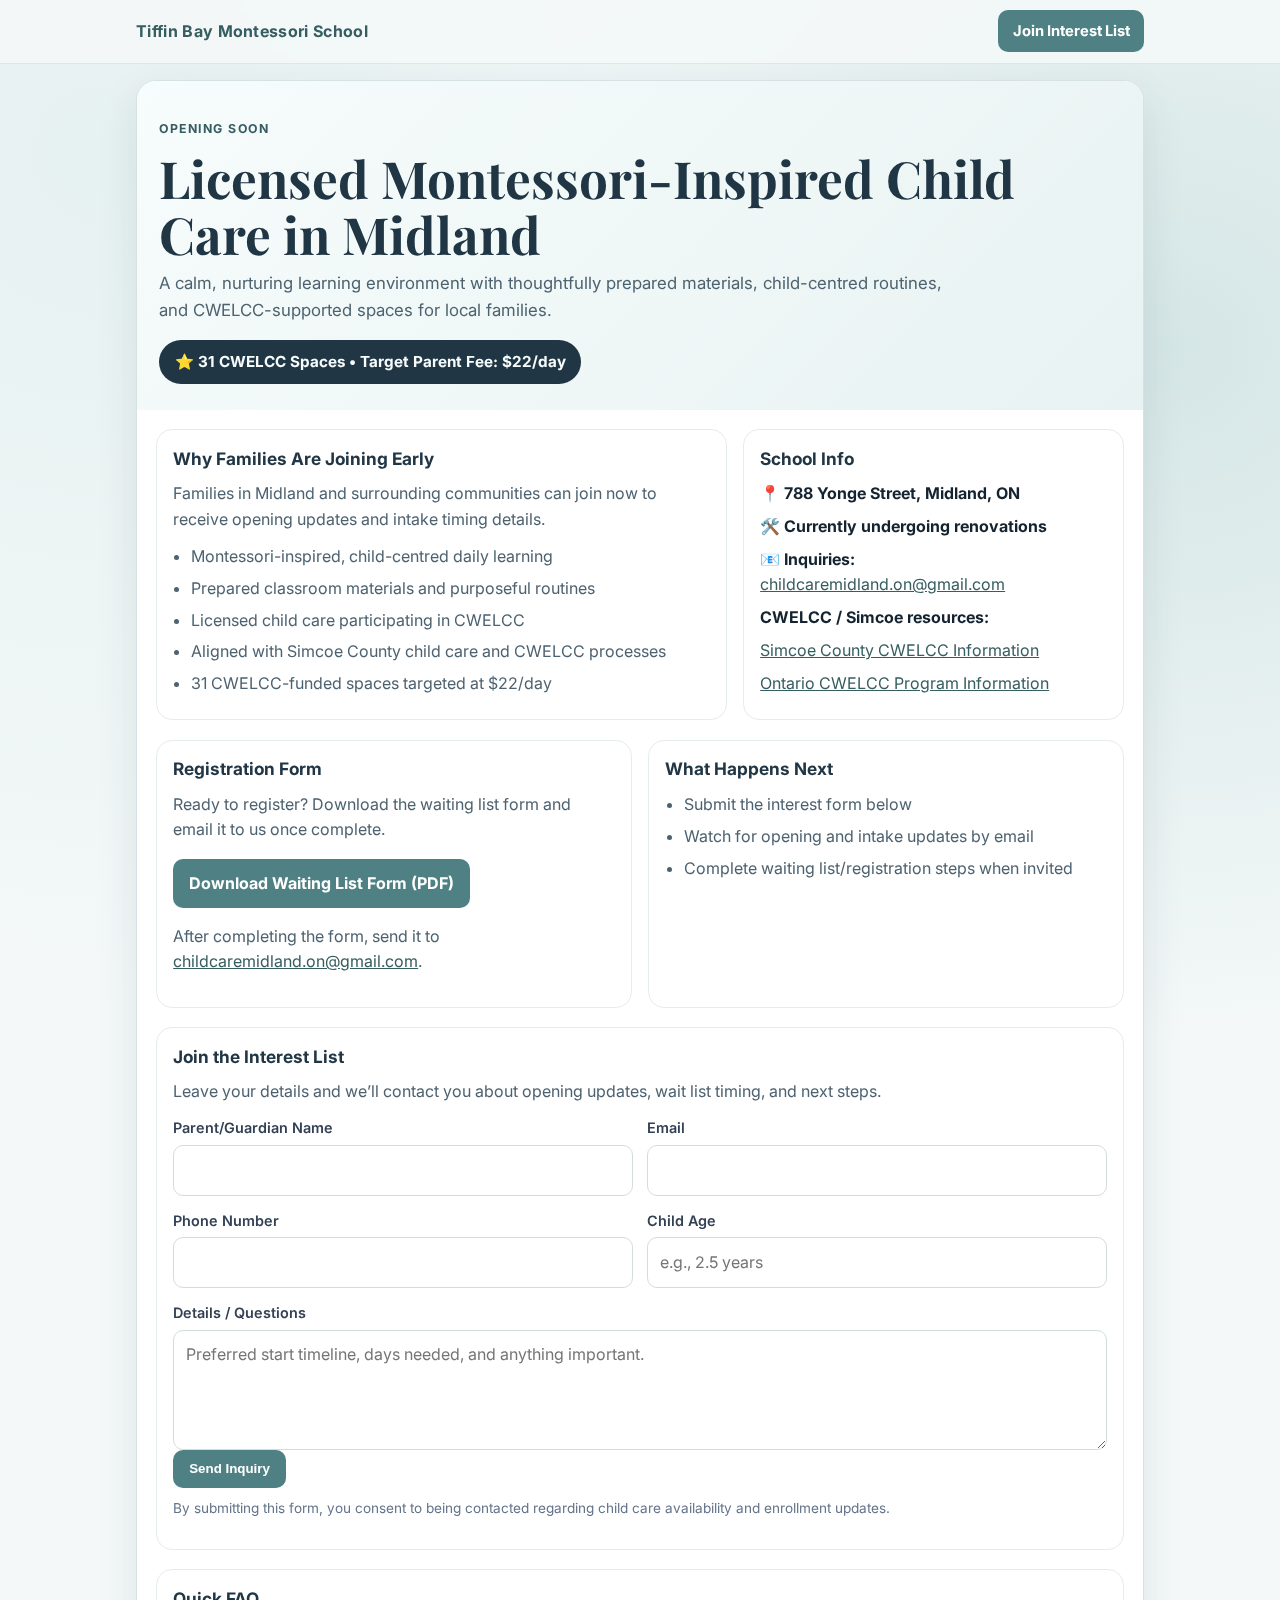
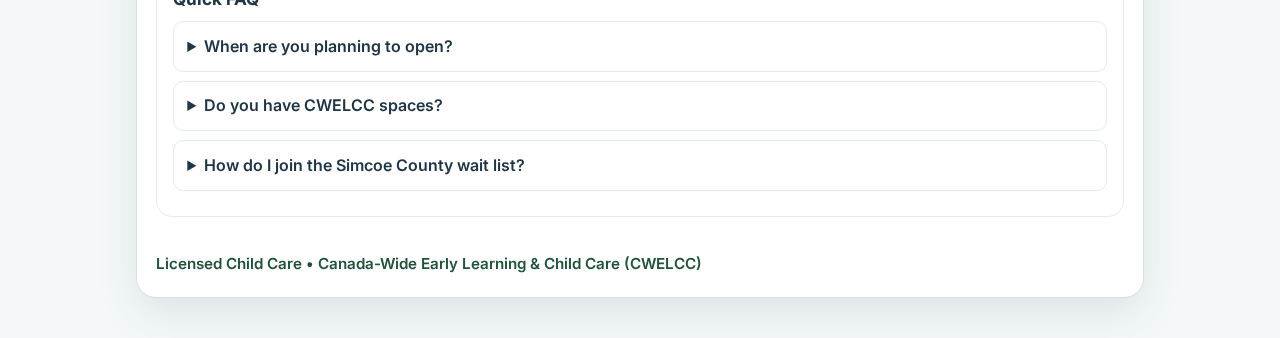
<file: deploy/releases/20260307-113407/site/index.html>
<!doctype html>
<html lang="en-CA">
<head>
  <meta charset="UTF-8" />
  <meta name="viewport" content="width=device-width, initial-scale=1" />
  <title>Tiffin Bay Montessori School | Licensed Child Care in Midland, ON</title>
  <meta name="description" content="Tiffin Bay Montessori School offers licensed Montessori-inspired child care in Midland, Ontario with CWELCC-supported spaces. Join the interest list for opening updates." />
  <meta name="robots" content="index,follow,max-image-preview:large" />
  <link rel="canonical" href="https://midland-montessori.ca/" />

  <meta property="og:type" content="website" />
  <meta property="og:site_name" content="Tiffin Bay Montessori School" />
  <meta property="og:title" content="Tiffin Bay Montessori School | Licensed Child Care in Midland, ON" />
  <meta property="og:description" content="Licensed Montessori-inspired child care in Midland, Ontario with CWELCC-supported spaces." />
  <meta property="og:url" content="https://midland-montessori.ca/" />
  <meta name="twitter:card" content="summary_large_image" />

  <script type="application/ld+json">
  {
    "@context": "https://schema.org",
    "@type": "ChildCare",
    "name": "Tiffin Bay Montessori School",
    "url": "https://midland-montessori.ca/",
    "description": "Licensed Montessori-inspired child care centre in Midland, Ontario.",
    "address": {
      "@type": "PostalAddress",
      "streetAddress": "788 Yonge Street",
      "addressLocality": "Midland",
      "addressRegion": "ON",
      "addressCountry": "CA"
    },
    "email": "childcaremidland.on@gmail.com"
  }
  </script>

  <link rel="preconnect" href="https://fonts.googleapis.com">
  <link rel="preconnect" href="https://fonts.gstatic.com" crossorigin>
  <link href="https://fonts.googleapis.com/css2?family=Playfair+Display:wght@600;700&family=Inter:wght@400;500;600;700&display=swap" rel="stylesheet">

  <style>
    :root{
      --bg:#f4f8f8;
      --surface:#ffffff;
      --surface-soft:#f8fcfc;
      --ink:#213645;
      --muted:#4d6270;
      --brand:#4f8083;
      --brand-dark:#365d60;
      --line:#d6e2e2;
      --ok:#e9f6ef;
      --ok-ink:#1f5a3b;
      --radius:16px;
      --shadow:0 16px 42px rgba(33, 54, 69, .10);
    }
    *{box-sizing:border-box}
    html:focus-within{scroll-behavior:smooth}
    body{
      margin:0;
      font-family:Inter,system-ui,-apple-system,Segoe UI,Roboto,Arial,sans-serif;
      color:var(--ink);
      background:
        radial-gradient(circle at 8% 8%, #e6f1f1 0, transparent 40%),
        radial-gradient(circle at 92% 18%, #d5e6e6 0, transparent 35%),
        var(--bg);
      min-height:100vh;
      line-height:1.6;
    }
    .skip-link{
      position:absolute;left:-9999px;top:auto;
      background:#111;color:#fff;padding:.6rem .85rem;border-radius:8px;
      z-index:1000;
    }
    .skip-link:focus{left:1rem;top:1rem}
    .wrap{max-width:1040px;margin:0 auto;padding:1rem 1rem 2.5rem}
    .site-header{
      position:sticky;top:0;z-index:20;
      backdrop-filter:saturate(120%) blur(4px);
      background:rgba(244,248,248,.85);
      border-bottom:1px solid rgba(214,226,226,.75);
    }
    .site-header-inner{max-width:1040px;margin:0 auto;padding:.65rem 1rem;display:flex;justify-content:space-between;align-items:center;gap:1rem}
    .brand{font-weight:700;letter-spacing:.02em;color:var(--brand-dark)}
    .header-cta{
      text-decoration:none;
      background:var(--brand);
      color:#fff;
      font-weight:700;
      padding:.58rem .9rem;
      border-radius:10px;
      font-size:.92rem;
    }
    .card{background:var(--surface);border:1px solid var(--line);border-radius:20px;box-shadow:var(--shadow);overflow:hidden}
    .hero{padding:2.15rem 1.4rem 1.6rem;background:linear-gradient(135deg,#f7fcfc,#e8f2f2)}
    .eyebrow{display:inline-block;font-size:.77rem;font-weight:700;letter-spacing:.12em;text-transform:uppercase;color:var(--brand-dark)}
    h1{font-family:"Playfair Display",Georgia,serif;font-size:clamp(2rem,4.2vw,3.2rem);line-height:1.1;margin:.55rem 0 .5rem}
    .sub{font-size:1.05rem;color:var(--muted);max-width:72ch;margin:0}
    .pill{display:inline-flex;align-items:center;gap:.5rem;margin-top:1rem;background:#213645;color:#f6fbfb;padding:.62rem .95rem;border-radius:999px;font-weight:700;font-size:.95rem}
    .content{display:grid;grid-template-columns:1.2fr .8fr;gap:1rem;padding:1.2rem}
    .panel{border:1px solid #e5ecec;border-radius:var(--radius);padding:1rem;background:var(--surface)}
    .panel h2{margin:.1rem 0 .7rem;font-size:1.08rem;line-height:1.3}
    .list{margin:0;padding-left:1.1rem}
    .list li{margin:.4rem 0;color:var(--muted)}
    .kvs p{margin:.45rem 0;color:var(--muted)}
    .kvs strong{color:#142330}
    .links a,.inline-link{color:var(--brand-dark)}
    .split{display:grid;grid-template-columns:1fr 1fr;gap:1rem;padding:0 1.2rem 1.2rem}
    .btn{
      display:inline-block;text-decoration:none;
      font-weight:700;border-radius:10px;padding:.72rem 1rem;border:0;cursor:pointer;
    }
    .btn-primary{background:var(--brand);color:#fff}
    .btn-primary:hover,.header-cta:hover{background:var(--brand-dark)}
    .form-wrap,.faq-wrap{padding:0 1.2rem 1.2rem}
    .form-grid{display:grid;grid-template-columns:1fr 1fr;gap:.82rem}
    .field{display:flex;flex-direction:column;gap:.36rem}
    .field-full{grid-column:1/-1}
    label{font-size:.9rem;font-weight:600;color:#334155}
    input,textarea{
      border:1px solid #d2dddd;border-radius:10px;padding:.72rem .76rem;
      font:inherit;background:#fff;
    }
    input:focus,textarea:focus{outline:2px solid #9ec0c2;outline-offset:1px;border-color:#87aaac}
    textarea{min-height:120px;resize:vertical}
    .help{font-size:.85rem;color:#64748b;margin-top:.6rem}
    details{border:1px solid #e2ebeb;border-radius:10px;padding:.72rem .82rem;margin:.55rem 0;background:#fff}
    summary{font-weight:600;cursor:pointer}
    .success{
      margin:1rem 1.2rem 0;
      border:1px solid #bfe5cf;
      background:var(--ok);
      color:var(--ok-ink);
      border-radius:12px;
      padding:.8rem .9rem;
      font-weight:600;
      display:none;
    }
    .foot{padding:1rem 1.2rem 1.3rem;color:#21523b;font-weight:600;font-size:.95rem}
    @media (max-width:860px){
      .content,.split,.form-grid{grid-template-columns:1fr}
      .site-header-inner{padding:.6rem .9rem}
      .hero{padding:1.8rem 1.1rem 1.4rem}
    }
  </style>
</head>
<body>
  <a href="#main" class="skip-link">Skip to content</a>

  <header class="site-header" aria-label="Site header">
    <div class="site-header-inner">
      <div class="brand">Tiffin Bay Montessori School</div>
      <a class="header-cta" href="#interest-form">Join Interest List</a>
    </div>
  </header>

  <main id="main" class="wrap">
    <section class="card" aria-labelledby="site-title">
      <div id="submitted-note" class="success" role="status" aria-live="polite">
        Thanks — your inquiry has been submitted. We’ll be in touch soon.
      </div>

      <div class="hero">
        <span class="eyebrow">Opening Soon</span>
        <h1 id="site-title">Licensed Montessori-Inspired Child Care in Midland</h1>
        <p class="sub">A calm, nurturing learning environment with thoughtfully prepared materials, child-centred routines, and CWELCC-supported spaces for local families.</p>
        <div class="pill" aria-label="Highlights">⭐ 31 CWELCC Spaces • Target Parent Fee: $22/day</div>
      </div>

      <div class="content">
        <article class="panel">
          <h2>Why Families Are Joining Early</h2>
          <p class="sub" style="font-size:1rem;margin:.1rem 0 .7rem;">Families in Midland and surrounding communities can join now to receive opening updates and intake timing details.</p>
          <ul class="list">
            <li>Montessori-inspired, child-centred daily learning</li>
            <li>Prepared classroom materials and purposeful routines</li>
            <li>Licensed child care participating in CWELCC</li>
            <li>Aligned with Simcoe County child care and CWELCC processes</li>
            <li>31 CWELCC-funded spaces targeted at $22/day</li>
          </ul>
        </article>

        <aside class="panel kvs" aria-label="School details">
          <h2>School Info</h2>
          <p>📍 <strong>788 Yonge Street, Midland, ON</strong></p>
          <p>🛠️ <strong>Currently undergoing renovations</strong></p>
          <p>📧 <strong>Inquiries:</strong><br><a class="inline-link" href="mailto:childcaremidland.on@gmail.com">childcaremidland.on@gmail.com</a></p>
          <div class="links">
            <p><strong>CWELCC / Simcoe resources:</strong></p>
            <p><a href="https://simcoe.ca/residents/children-services/early-learning-child-care-poster/canada-wide-early-learning-and-child-care-directed-growth/" target="_blank" rel="noopener">Simcoe County CWELCC Information</a></p>
            <p><a href="https://www.ontario.ca/page/canada-ontario-early-years-and-child-care-agreement" target="_blank" rel="noopener">Ontario CWELCC Program Information</a></p>
          </div>
        </aside>
      </div>

      <div class="split">
        <section class="panel" aria-labelledby="registration-title">
          <h2 id="registration-title">Registration Form</h2>
          <p class="sub" style="font-size:1rem;margin-top:0;">Ready to register? Download the waiting list form and email it to us once complete.</p>
          <p><a href="TiffinBayWaitingList.pdf" target="_blank" rel="noopener" class="btn btn-primary">Download Waiting List Form (PDF)</a></p>
          <p style="margin-top:.65rem;color:var(--muted)">After completing the form, send it to <a class="inline-link" href="mailto:childcaremidland.on@gmail.com">childcaremidland.on@gmail.com</a>.</p>
        </section>

        <section class="panel" aria-labelledby="timeline-title">
          <h2 id="timeline-title">What Happens Next</h2>
          <ul class="list" style="padding-left:1.2rem">
            <li>Submit the interest form below</li>
            <li>Watch for opening and intake updates by email</li>
            <li>Complete waiting list/registration steps when invited</li>
          </ul>
        </section>
      </div>

      <div class="form-wrap">
        <form id="interest-form" class="panel" action="https://formspree.io/f/meelngga" method="POST">
          <h2>Join the Interest List</h2>
          <p class="sub" style="font-size:1rem;margin:.1rem 0 .7rem;">Leave your details and we’ll contact you about opening updates, wait list timing, and next steps.</p>

          <div class="form-grid">
            <div class="field">
              <label for="name">Parent/Guardian Name</label>
              <input id="name" name="name" type="text" autocomplete="name" required />
            </div>
            <div class="field">
              <label for="email">Email</label>
              <input id="email" name="email" type="email" autocomplete="email" required />
            </div>
            <div class="field">
              <label for="phone">Phone Number</label>
              <input id="phone" name="phone" type="tel" autocomplete="tel" required />
            </div>
            <div class="field">
              <label for="child_age">Child Age</label>
              <input id="child_age" name="child_age" type="text" placeholder="e.g., 2.5 years" />
            </div>
            <div class="field field-full">
              <label for="message">Details / Questions</label>
              <textarea id="message" name="message" placeholder="Preferred start timeline, days needed, and anything important."></textarea>
            </div>
            <input type="text" name="_gotcha" style="display:none" tabindex="-1" autocomplete="off" />
          </div>

          <input type="hidden" name="_subject" value="New Tiffin Bay Montessori inquiry" />
          <input type="hidden" name="_next" value="https://midland-montessori.ca/?submitted=true" />
          <button class="btn btn-primary" type="submit">Send Inquiry</button>
          <p class="help">By submitting this form, you consent to being contacted regarding child care availability and enrollment updates.</p>
        </form>
      </div>

      <div class="faq-wrap">
        <div class="panel">
          <h2>Quick FAQ</h2>
          <details>
            <summary>When are you planning to open?</summary>
            <p>We are targeting an April opening, subject to final licensing and renovation milestones.</p>
          </details>
          <details>
            <summary>Do you have CWELCC spaces?</summary>
            <p>Yes. We are planning 31 CWELCC spaces with a target parent fee of $22/day.</p>
          </details>
          <details>
            <summary>How do I join the Simcoe County wait list?</summary>
            <p>Submit the form above and review the Simcoe County CWELCC and child care resources linked on this page. We’ll share updates as wait list steps become available.</p>
          </details>
        </div>
      </div>

      <div class="foot">Licensed Child Care • Canada-Wide Early Learning &amp; Child Care (CWELCC)</div>
    </section>
  </main>

  <script>
    (function () {
      var params = new URLSearchParams(window.location.search);
      if (params.get('submitted') === 'true') {
        var note = document.getElementById('submitted-note');
        if (note) note.style.display = 'block';
      }
    })();
  </script>
</body>
</html>
</file>
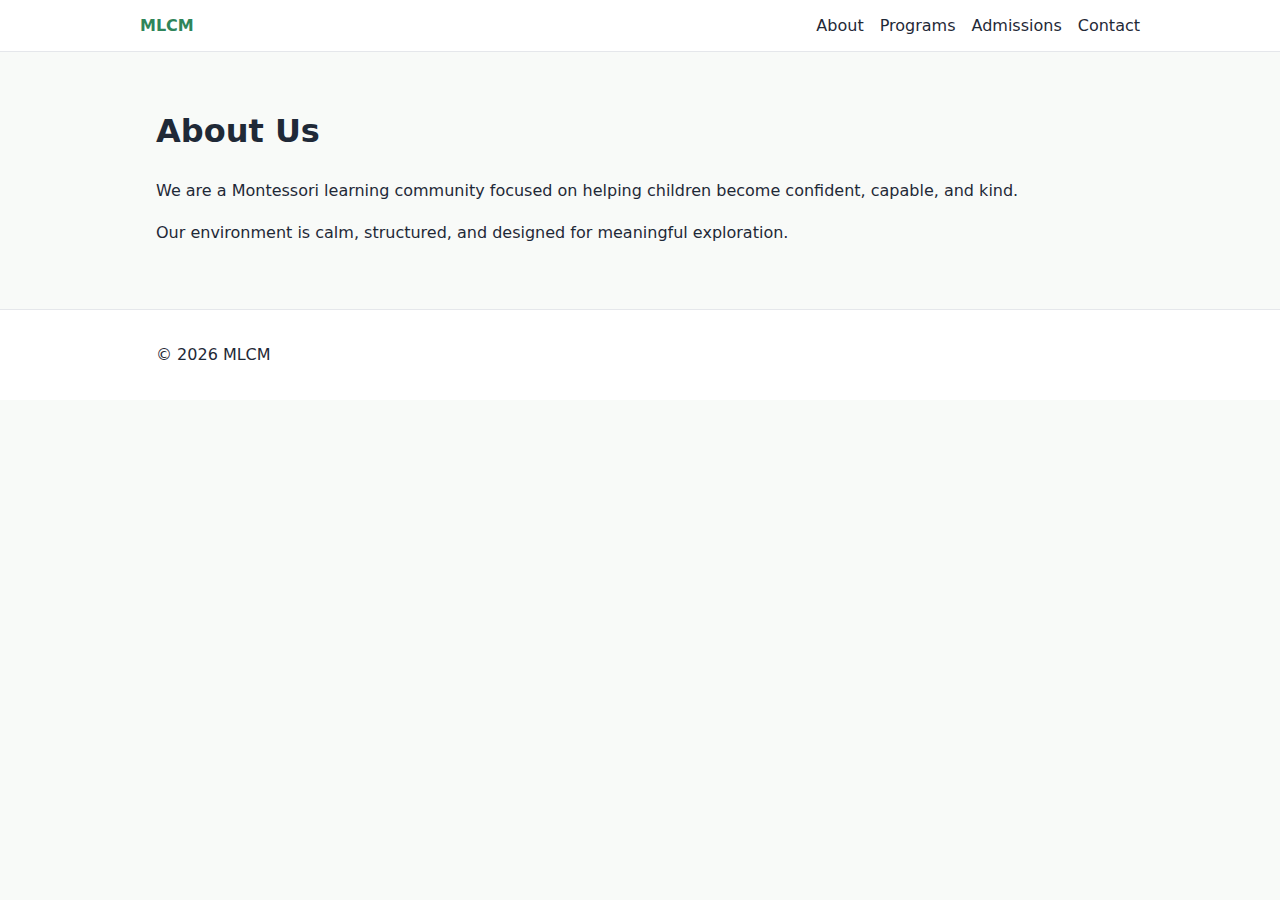
<file: about.html>
<!doctype html>
<html lang="en">
<head>
  <meta charset="UTF-8" />
  <meta name="viewport" content="width=device-width, initial-scale=1.0" />
  <title>About | MLCM</title>
  <link rel="stylesheet" href="styles.css" />
</head>
<body>
  <header class="site-header"><div class="container nav"><a href="index.html" class="logo">MLCM</a><nav><a href="about.html">About</a><a href="programs.html">Programs</a><a href="admissions.html">Admissions</a><a href="contact.html">Contact</a></nav></div></header>
  <main class="container page">
    <h1>About Us</h1>
    <p>We are a Montessori learning community focused on helping children become confident, capable, and kind.</p>
    <p>Our environment is calm, structured, and designed for meaningful exploration.</p>
  </main>
  <footer class="site-footer"><div class="container"><p>© <span id="year"></span> MLCM</p></div></footer>
  <script>document.getElementById('year').textContent = new Date().getFullYear();</script>
</body>
</html>
</file>
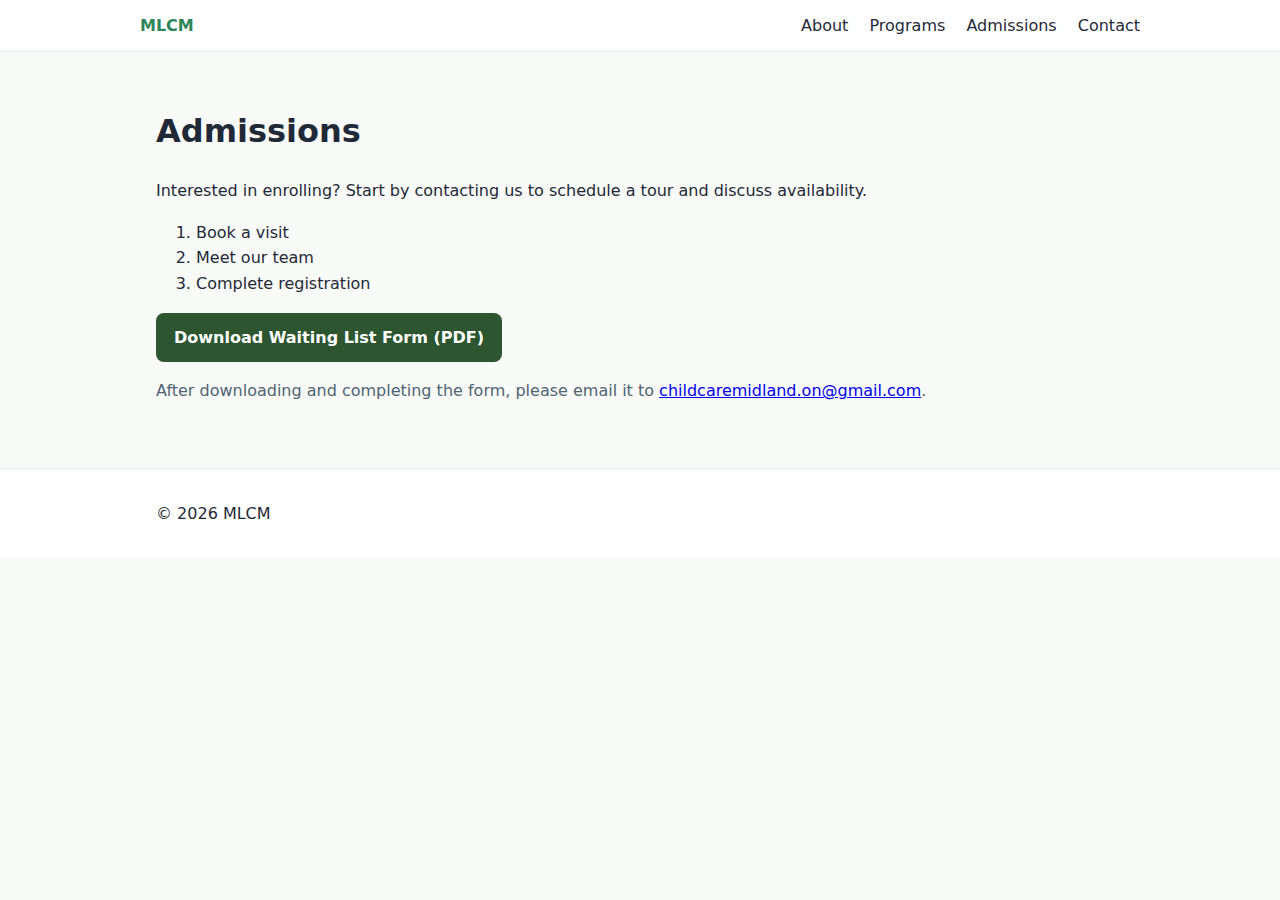
<file: admissions.html>
<!doctype html>
<html lang="en">
<head>
<meta charset="UTF-8" />
<meta name="viewport" content="width=device-width, initial-scale=1.0" />
<title>Admissions | MLCM</title>
<link rel="stylesheet" href="styles.css" />
</head>
<body>
<header class="site-header">
<div class="container nav">
<a href="index.html" class="logo">MLCM</a>
<nav>
<a href="about.html">About</a>
<a href="programs.html">Programs</a>
<a href="admissions.html">Admissions</a>
<a href="contact.html">Contact</a>
</nav>
</div>
</header>

<main class="container page">
<h1>Admissions</h1>
<p>Interested in enrolling? Start by contacting us to schedule a tour and discuss availability.</p>
<ol>
<li>Book a visit</li>
<li>Meet our team</li>
<li>Complete registration</li>
</ol>

<p style="margin-top: 1rem;">
<a href="/TiffinBayWaitingList.pdf"
target="_blank"
rel="noopener"
style="display:inline-block; background:#2c5530; color:#fff; padding:12px 18px; border-radius:8px; text-decoration:none; font-weight:600;">
Download Waiting List Form (PDF)
</a>
</p>

<p style="margin-top:.75rem; color:#4f6470;">
After downloading and completing the form, please email it to
<a href="mailto:childcaremidland.on@gmail.com">childcaremidland.on@gmail.com</a>.
</p>
</main>

<footer class="site-footer">
<div class="container">
<p>© <span id="year"></span> MLCM</p>
</div>
</footer>

<script>
document.getElementById('year').textContent = new Date().getFullYear();
</script>
</body>
</html>
</file>
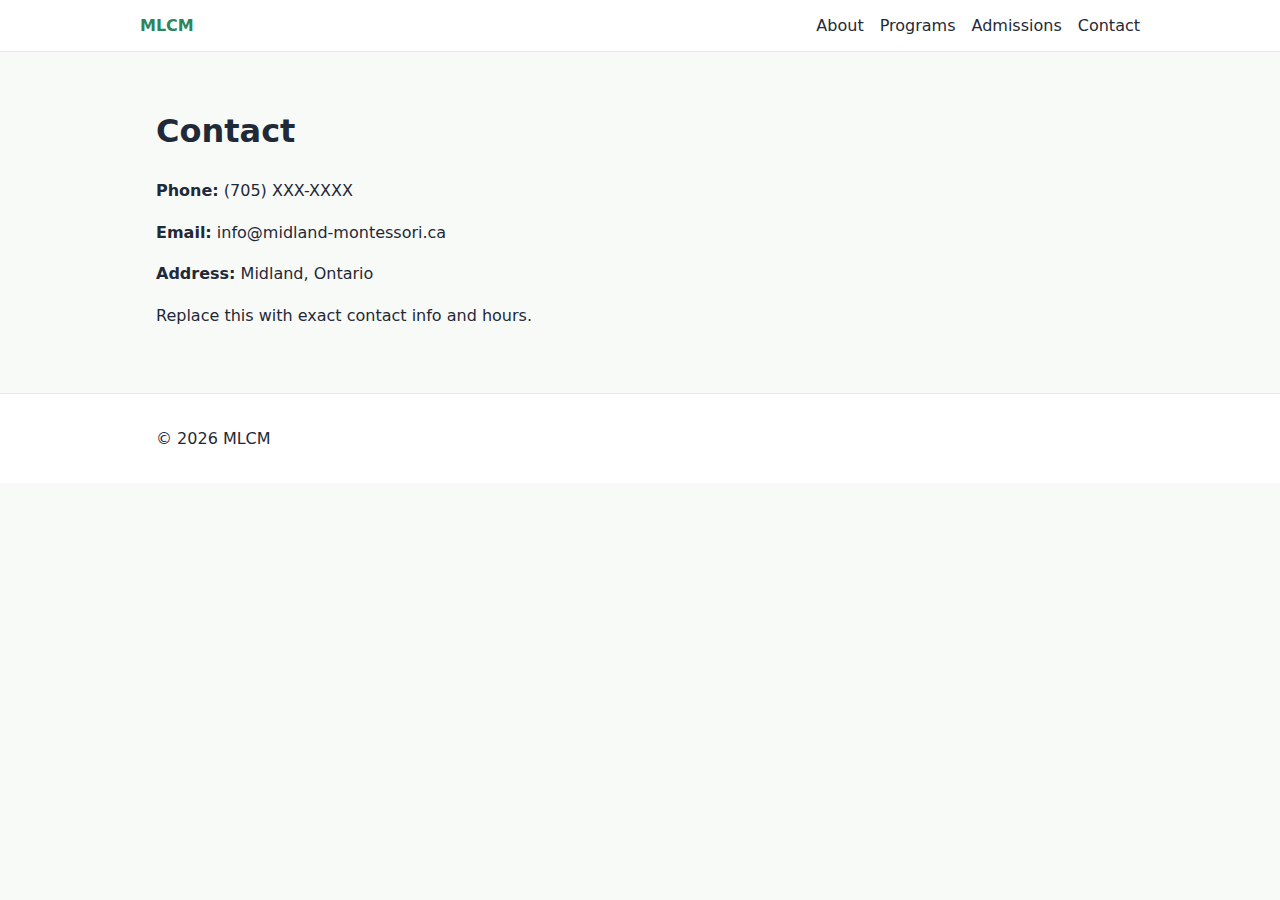
<file: contact.html>
<!doctype html>
<html lang="en">
<head><meta charset="UTF-8" /><meta name="viewport" content="width=device-width, initial-scale=1.0" /><title>Contact | MLCM</title><link rel="stylesheet" href="styles.css" /></head>
<body>
<header class="site-header"><div class="container nav"><a href="index.html" class="logo">MLCM</a><nav><a href="about.html">About</a><a href="programs.html">Programs</a><a href="admissions.html">Admissions</a><a href="contact.html">Contact</a></nav></div></header>
<main class="container page">
  <h1>Contact</h1>
  <p><strong>Phone:</strong> (705) XXX-XXXX</p>
  <p><strong>Email:</strong> info@midland-montessori.ca</p>
  <p><strong>Address:</strong> Midland, Ontario</p>
  <p>Replace this with exact contact info and hours.</p>
</main>
<footer class="site-footer"><div class="container"><p>© <span id="year"></span> MLCM</p></div></footer>
<script>document.getElementById('year').textContent = new Date().getFullYear();</script>
</body>
</html>
</file>
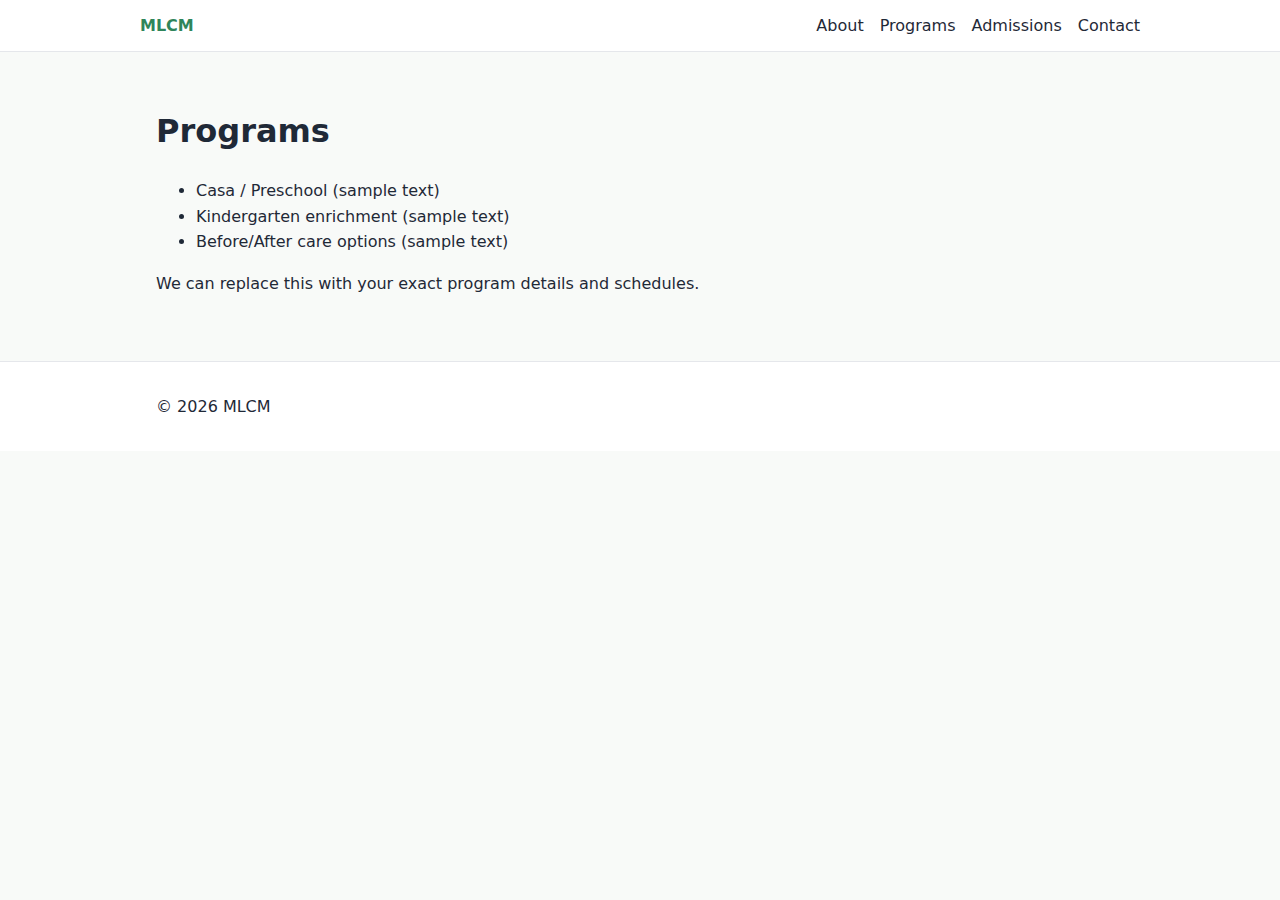
<file: programs.html>
<!doctype html>
<html lang="en">
<head><meta charset="UTF-8" /><meta name="viewport" content="width=device-width, initial-scale=1.0" /><title>Programs | MLCM</title><link rel="stylesheet" href="styles.css" /></head>
<body>
<header class="site-header"><div class="container nav"><a href="index.html" class="logo">MLCM</a><nav><a href="about.html">About</a><a href="programs.html">Programs</a><a href="admissions.html">Admissions</a><a href="contact.html">Contact</a></nav></div></header>
<main class="container page">
  <h1>Programs</h1>
  <ul>
    <li>Casa / Preschool (sample text)</li>
    <li>Kindergarten enrichment (sample text)</li>
    <li>Before/After care options (sample text)</li>
  </ul>
  <p>We can replace this with your exact program details and schedules.</p>
</main>
<footer class="site-footer"><div class="container"><p>© <span id="year"></span> MLCM</p></div></footer>
<script>document.getElementById('year').textContent = new Date().getFullYear();</script>
</body>
</html>
</file>
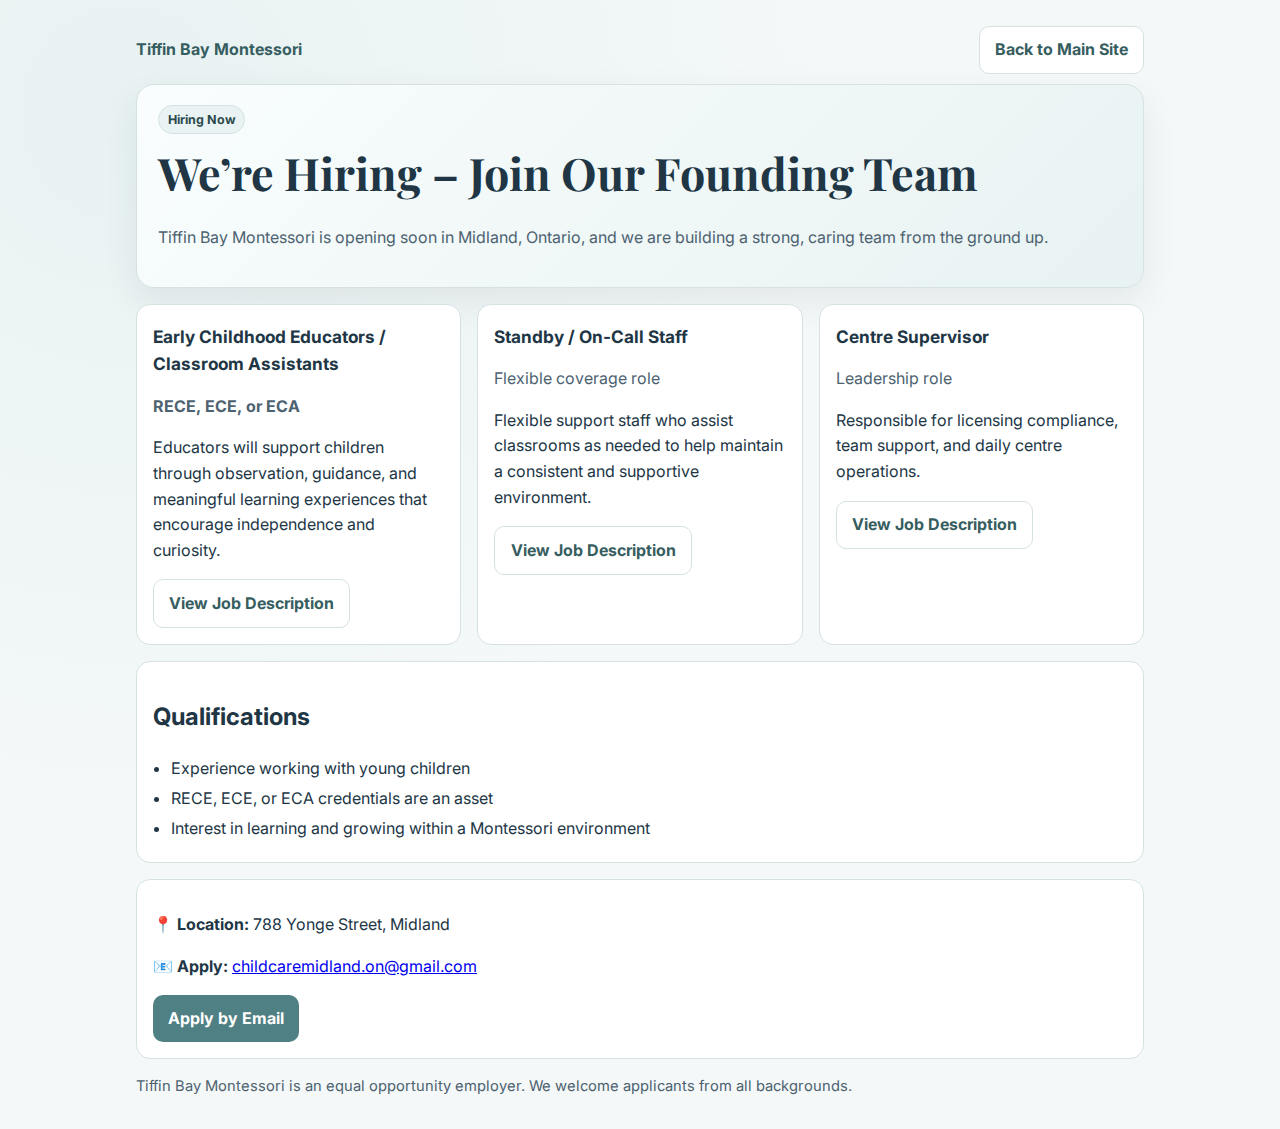
<file: work/site/careers.html>
<!doctype html>
<html lang="en-CA">
<head>
  <meta charset="UTF-8" />
  <meta name="viewport" content="width=device-width, initial-scale=1" />
  <title>Careers | Tiffin Bay Montessori</title>
  <meta name="description" content="Join the founding team at Tiffin Bay Montessori in Midland, ON. View open roles and job descriptions." />
  <link rel="canonical" href="https://midland-montessori.ca/careers.html" />
  <link rel="preconnect" href="https://fonts.googleapis.com">
  <link rel="preconnect" href="https://fonts.gstatic.com" crossorigin>
  <link href="https://fonts.googleapis.com/css2?family=Playfair+Display:wght@600;700&family=Inter:wght@400;500;600;700&display=swap" rel="stylesheet">
  <style>
    :root{--bg:#f4f8f8;--surface:#fff;--ink:#213645;--muted:#4d6270;--brand:#4f8083;--brand-dark:#365d60;--line:#d6e2e2;--soft:#eaf3f3}
    *{box-sizing:border-box}
    body{margin:0;font-family:Inter,system-ui,-apple-system,Segoe UI,Roboto,Arial,sans-serif;background:radial-gradient(circle at 10% 10%, #e8f2f2 0, transparent 45%),var(--bg);color:var(--ink);line-height:1.6}
    .wrap{max-width:1040px;margin:0 auto;padding:1rem}
    .top{display:flex;justify-content:space-between;align-items:center;gap:1rem;padding:.6rem 0}
    .brand{font-weight:700;color:var(--brand-dark);text-decoration:none}
    .btn{display:inline-block;background:var(--brand);color:#fff;text-decoration:none;padding:.65rem .95rem;border-radius:10px;font-weight:700;border:0}
    .btn:hover{background:var(--brand-dark)}
    .btn-alt{background:#fff;color:var(--brand-dark);border:1px solid var(--line)}
    .hero{background:linear-gradient(135deg,#f9fdfd,#e8f2f2);border:1px solid var(--line);border-radius:18px;padding:1.3rem;box-shadow:0 14px 34px rgba(33,54,69,.08)}
    h1{font-family:"Playfair Display",Georgia,serif;font-size:clamp(1.9rem,4vw,2.8rem);margin:.2rem 0 .4rem}
    .muted{color:var(--muted)}
    .grid{display:grid;grid-template-columns:repeat(auto-fit,minmax(260px,1fr));gap:1rem;margin-top:1rem}
    .card{background:var(--surface);border:1px solid var(--line);border-radius:14px;padding:1rem}
    .card h2{margin:.1rem 0 .4rem;font-size:1.08rem}
    .chip{display:inline-block;background:var(--soft);border:1px solid var(--line);border-radius:999px;padding:.2rem .55rem;font-size:.78rem;color:#2a4a4d;font-weight:700}
    ul{margin:.4rem 0 .2rem;padding-left:1.1rem}
    li{margin:.28rem 0}
    .qual{margin-top:1rem;background:#fff;border:1px solid var(--line);border-radius:14px;padding:1rem}
    .apply{margin-top:1rem;background:#fff;border:1px solid var(--line);border-radius:14px;padding:1rem}
    .actions{display:flex;flex-wrap:wrap;gap:.6rem;margin-top:.8rem}
    .foot{margin-top:1rem;font-size:.92rem;color:var(--muted)}
  </style>
</head>
<body>
  <main class="wrap">
    <div class="top">
      <a class="brand" href="/">Tiffin Bay Montessori</a>
      <a class="btn btn-alt" href="/">Back to Main Site</a>
    </div>

    <section class="hero">
      <span class="chip">Hiring Now</span>
      <h1>We’re Hiring – Join Our Founding Team</h1>
      <p class="muted">Tiffin Bay Montessori is opening soon in Midland, Ontario, and we are building a strong, caring team from the ground up.</p>
    </section>

    <section class="grid" aria-label="Open roles">
      <article class="card">
        <h2>Early Childhood Educators / Classroom Assistants</h2>
        <p class="muted"><strong>RECE, ECE, or ECA</strong></p>
        <p>Educators will support children through observation, guidance, and meaningful learning experiences that encourage independence and curiosity.</p>
        <div class="actions">
          <a class="btn btn-alt" href="/jd-educator.html">View Job Description</a>
        </div>
      </article>

      <article class="card">
        <h2>Standby / On-Call Staff</h2>
        <p class="muted">Flexible coverage role</p>
        <p>Flexible support staff who assist classrooms as needed to help maintain a consistent and supportive environment.</p>
        <div class="actions">
          <a class="btn btn-alt" href="/jd-oncall.html">View Job Description</a>
        </div>
      </article>

      <article class="card">
        <h2>Centre Supervisor</h2>
        <p class="muted">Leadership role</p>
        <p>Responsible for licensing compliance, team support, and daily centre operations.</p>
        <div class="actions">
          <a class="btn btn-alt" href="/jd-supervisor.html">View Job Description</a>
        </div>
      </article>
    </section>

    <section class="qual">
      <h2>Qualifications</h2>
      <ul>
        <li>Experience working with young children</li>
        <li>RECE, ECE, or ECA credentials are an asset</li>
        <li>Interest in learning and growing within a Montessori environment</li>
      </ul>
    </section>

    <section class="apply">
      <p>📍 <strong>Location:</strong> 788 Yonge Street, Midland</p>
      <p>📧 <strong>Apply:</strong> <a href="mailto:childcaremidland.on@gmail.com?subject=Tiffin%20Bay%20Careers%20Application">childcaremidland.on@gmail.com</a></p>
      <div class="actions">
        <a class="btn" href="mailto:childcaremidland.on@gmail.com?subject=Tiffin%20Bay%20Careers%20Application">Apply by Email</a>
      </div>
    </section>

    <p class="foot">Tiffin Bay Montessori is an equal opportunity employer. We welcome applicants from all backgrounds.</p>
  </main>
</body>
</html>
</file>
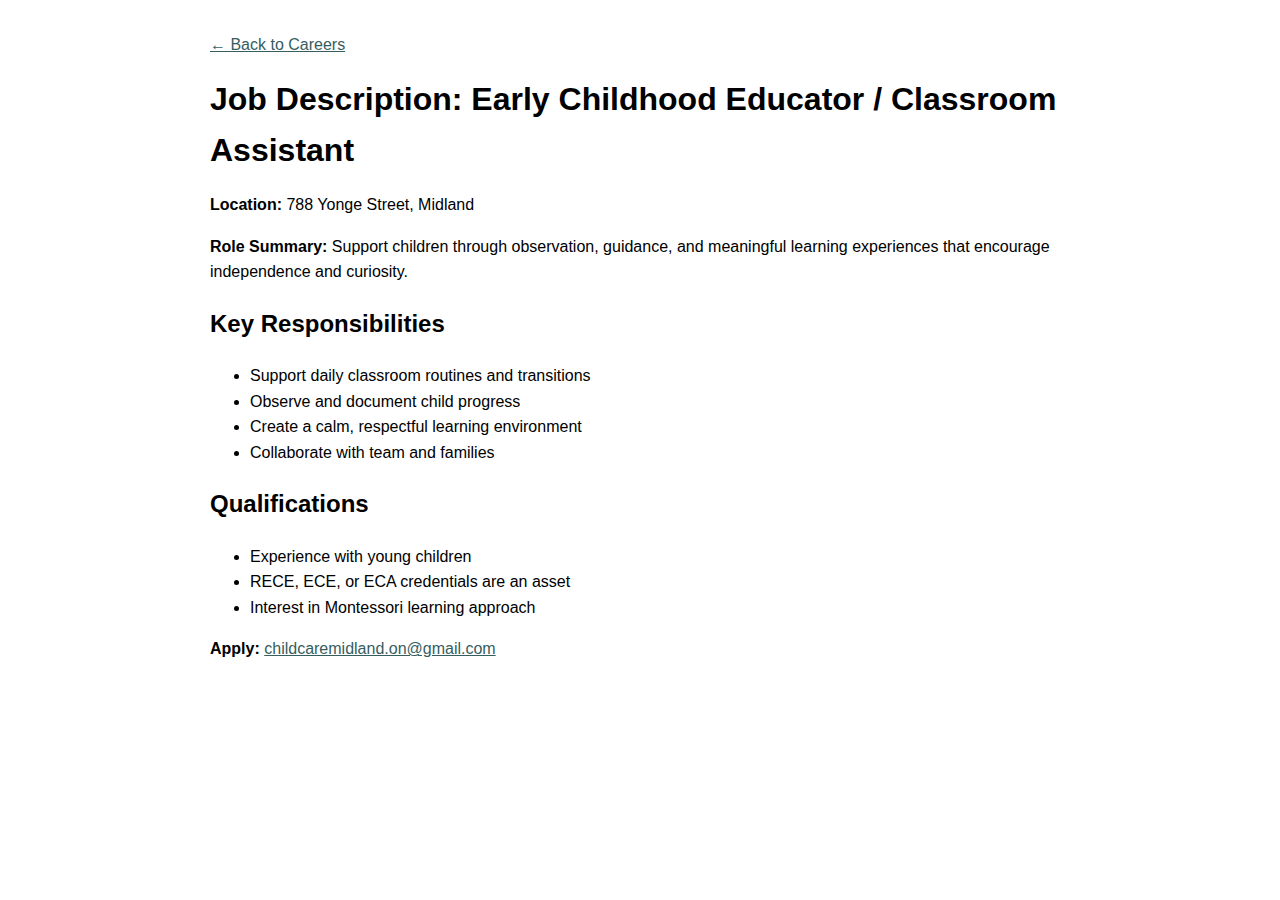
<file: work/site/jd-educator.html>
<!doctype html><html lang="en-CA"><head><meta charset="UTF-8"/><meta name="viewport" content="width=device-width, initial-scale=1"/><title>JD - Educator / Classroom Assistant | Tiffin Bay Montessori</title><style>body{font-family:Inter,Arial,sans-serif;max-width:860px;margin:0 auto;padding:1rem;line-height:1.6}h1{margin:.2rem 0}a{color:#365d60}</style></head><body><p><a href="/careers.html">← Back to Careers</a></p><h1>Job Description: Early Childhood Educator / Classroom Assistant</h1><p><strong>Location:</strong> 788 Yonge Street, Midland</p><p><strong>Role Summary:</strong> Support children through observation, guidance, and meaningful learning experiences that encourage independence and curiosity.</p><h2>Key Responsibilities</h2><ul><li>Support daily classroom routines and transitions</li><li>Observe and document child progress</li><li>Create a calm, respectful learning environment</li><li>Collaborate with team and families</li></ul><h2>Qualifications</h2><ul><li>Experience with young children</li><li>RECE, ECE, or ECA credentials are an asset</li><li>Interest in Montessori learning approach</li></ul><p><strong>Apply:</strong> <a href="mailto:childcaremidland.on@gmail.com?subject=Application%20-%20Educator%20/%20Classroom%20Assistant">childcaremidland.on@gmail.com</a></p></body></html>
</file>
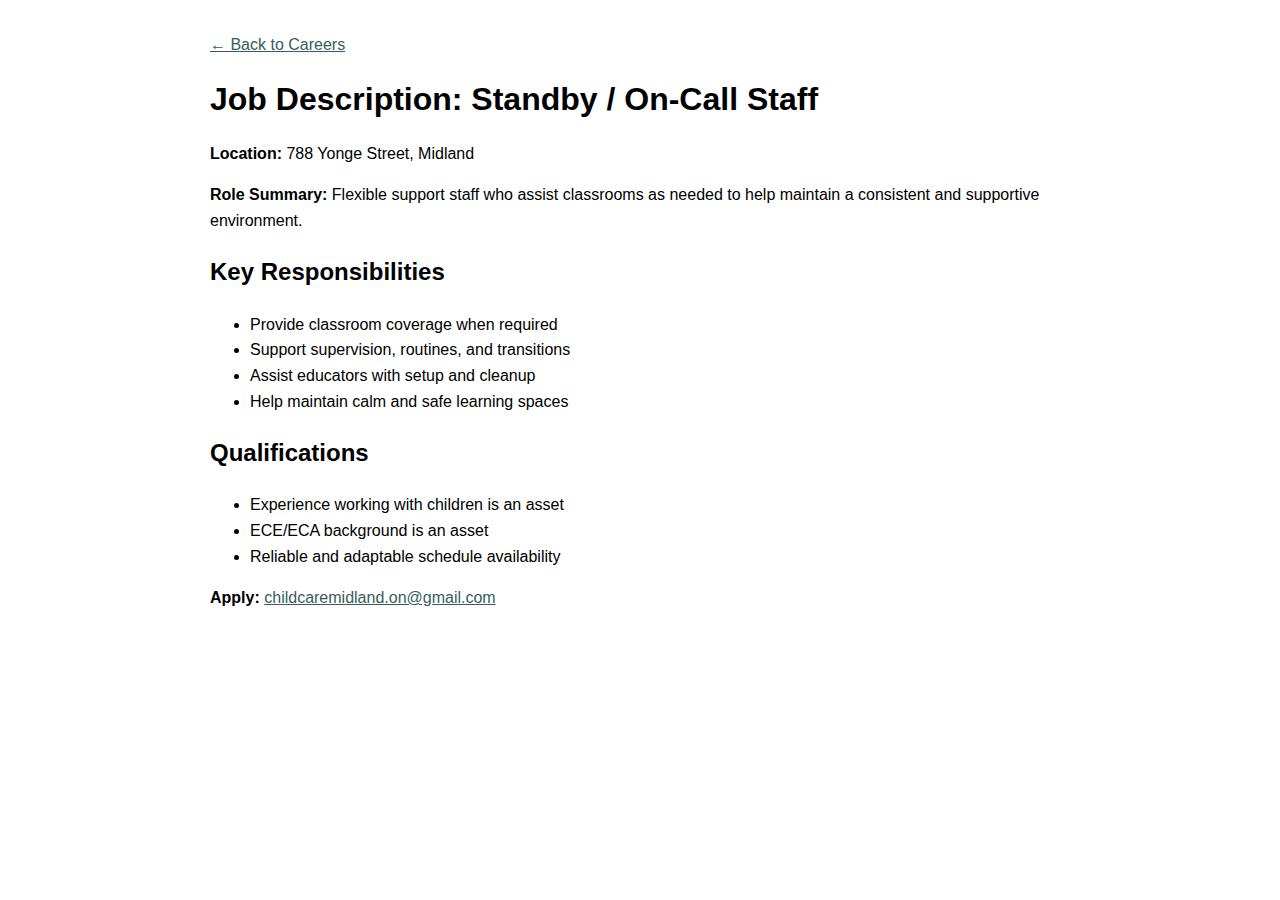
<file: work/site/jd-oncall.html>
<!doctype html><html lang="en-CA"><head><meta charset="UTF-8"/><meta name="viewport" content="width=device-width, initial-scale=1"/><title>JD - Standby / On-Call Staff | Tiffin Bay Montessori</title><style>body{font-family:Inter,Arial,sans-serif;max-width:860px;margin:0 auto;padding:1rem;line-height:1.6}h1{margin:.2rem 0}a{color:#365d60}</style></head><body><p><a href="/careers.html">← Back to Careers</a></p><h1>Job Description: Standby / On-Call Staff</h1><p><strong>Location:</strong> 788 Yonge Street, Midland</p><p><strong>Role Summary:</strong> Flexible support staff who assist classrooms as needed to help maintain a consistent and supportive environment.</p><h2>Key Responsibilities</h2><ul><li>Provide classroom coverage when required</li><li>Support supervision, routines, and transitions</li><li>Assist educators with setup and cleanup</li><li>Help maintain calm and safe learning spaces</li></ul><h2>Qualifications</h2><ul><li>Experience working with children is an asset</li><li>ECE/ECA background is an asset</li><li>Reliable and adaptable schedule availability</li></ul><p><strong>Apply:</strong> <a href="mailto:childcaremidland.on@gmail.com?subject=Application%20-%20Standby%20/%20On-Call%20Staff">childcaremidland.on@gmail.com</a></p></body></html>
</file>
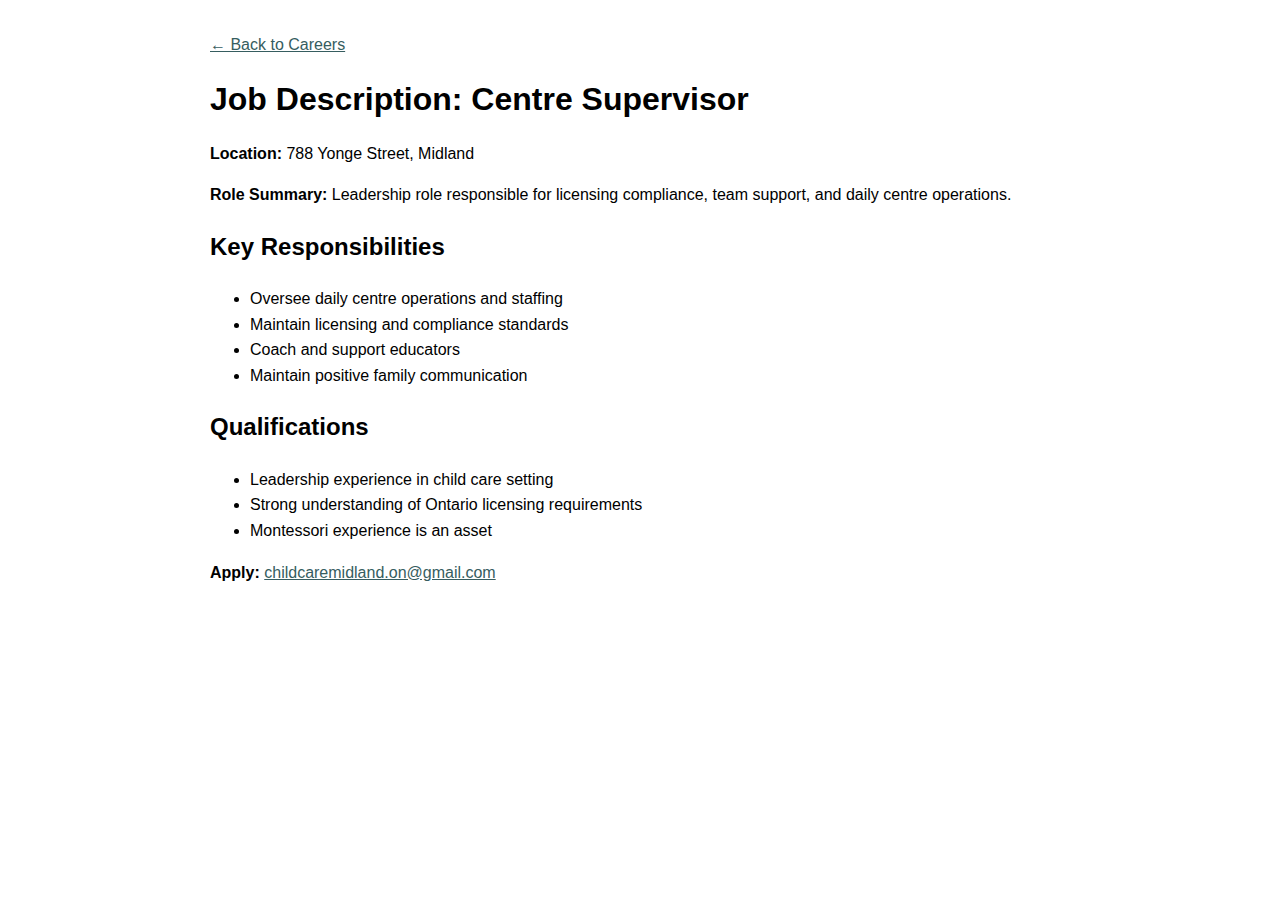
<file: work/site/jd-supervisor.html>
<!doctype html><html lang="en-CA"><head><meta charset="UTF-8"/><meta name="viewport" content="width=device-width, initial-scale=1"/><title>JD - Centre Supervisor | Tiffin Bay Montessori</title><style>body{font-family:Inter,Arial,sans-serif;max-width:860px;margin:0 auto;padding:1rem;line-height:1.6}h1{margin:.2rem 0}a{color:#365d60}</style></head><body><p><a href="/careers.html">← Back to Careers</a></p><h1>Job Description: Centre Supervisor</h1><p><strong>Location:</strong> 788 Yonge Street, Midland</p><p><strong>Role Summary:</strong> Leadership role responsible for licensing compliance, team support, and daily centre operations.</p><h2>Key Responsibilities</h2><ul><li>Oversee daily centre operations and staffing</li><li>Maintain licensing and compliance standards</li><li>Coach and support educators</li><li>Maintain positive family communication</li></ul><h2>Qualifications</h2><ul><li>Leadership experience in child care setting</li><li>Strong understanding of Ontario licensing requirements</li><li>Montessori experience is an asset</li></ul><p><strong>Apply:</strong> <a href="mailto:childcaremidland.on@gmail.com?subject=Application%20-%20Centre%20Supervisor">childcaremidland.on@gmail.com</a></p></body></html>
</file>
<file: styles.css>
:root{--bg:#f8faf8;--text:#1f2937;--brand:#2f855a;--card:#ffffff;--line:#e5e7eb}
*{box-sizing:border-box}body{margin:0;font-family:Inter,system-ui,Arial,sans-serif;background:var(--bg);color:var(--text);line-height:1.6}
.container{max-width:1000px;margin:0 auto;padding:0 1rem}.site-header{background:#fff;border-bottom:1px solid var(--line);position:sticky;top:0}
.nav{display:flex;justify-content:space-between;align-items:center;padding:.8rem 0}.logo{font-weight:700;color:var(--brand);text-decoration:none}
nav a{margin-left:1rem;color:var(--text);text-decoration:none}nav a:hover{color:var(--brand)}
.hero{padding:4rem 1rem 2rem}.hero h1{font-size:2rem;line-height:1.2}.btn{display:inline-block;background:var(--brand);color:#fff;text-decoration:none;padding:.7rem 1rem;border-radius:.5rem}
.grid{display:grid;grid-template-columns:repeat(auto-fit,minmax(220px,1fr));gap:1rem;padding:1rem 1rem 3rem}.card{background:var(--card);border:1px solid var(--line);border-radius:.75rem;padding:1rem}
.page{padding:2rem 1rem 3rem}.site-footer{border-top:1px solid var(--line);background:#fff;padding:1rem 0}
</file>
